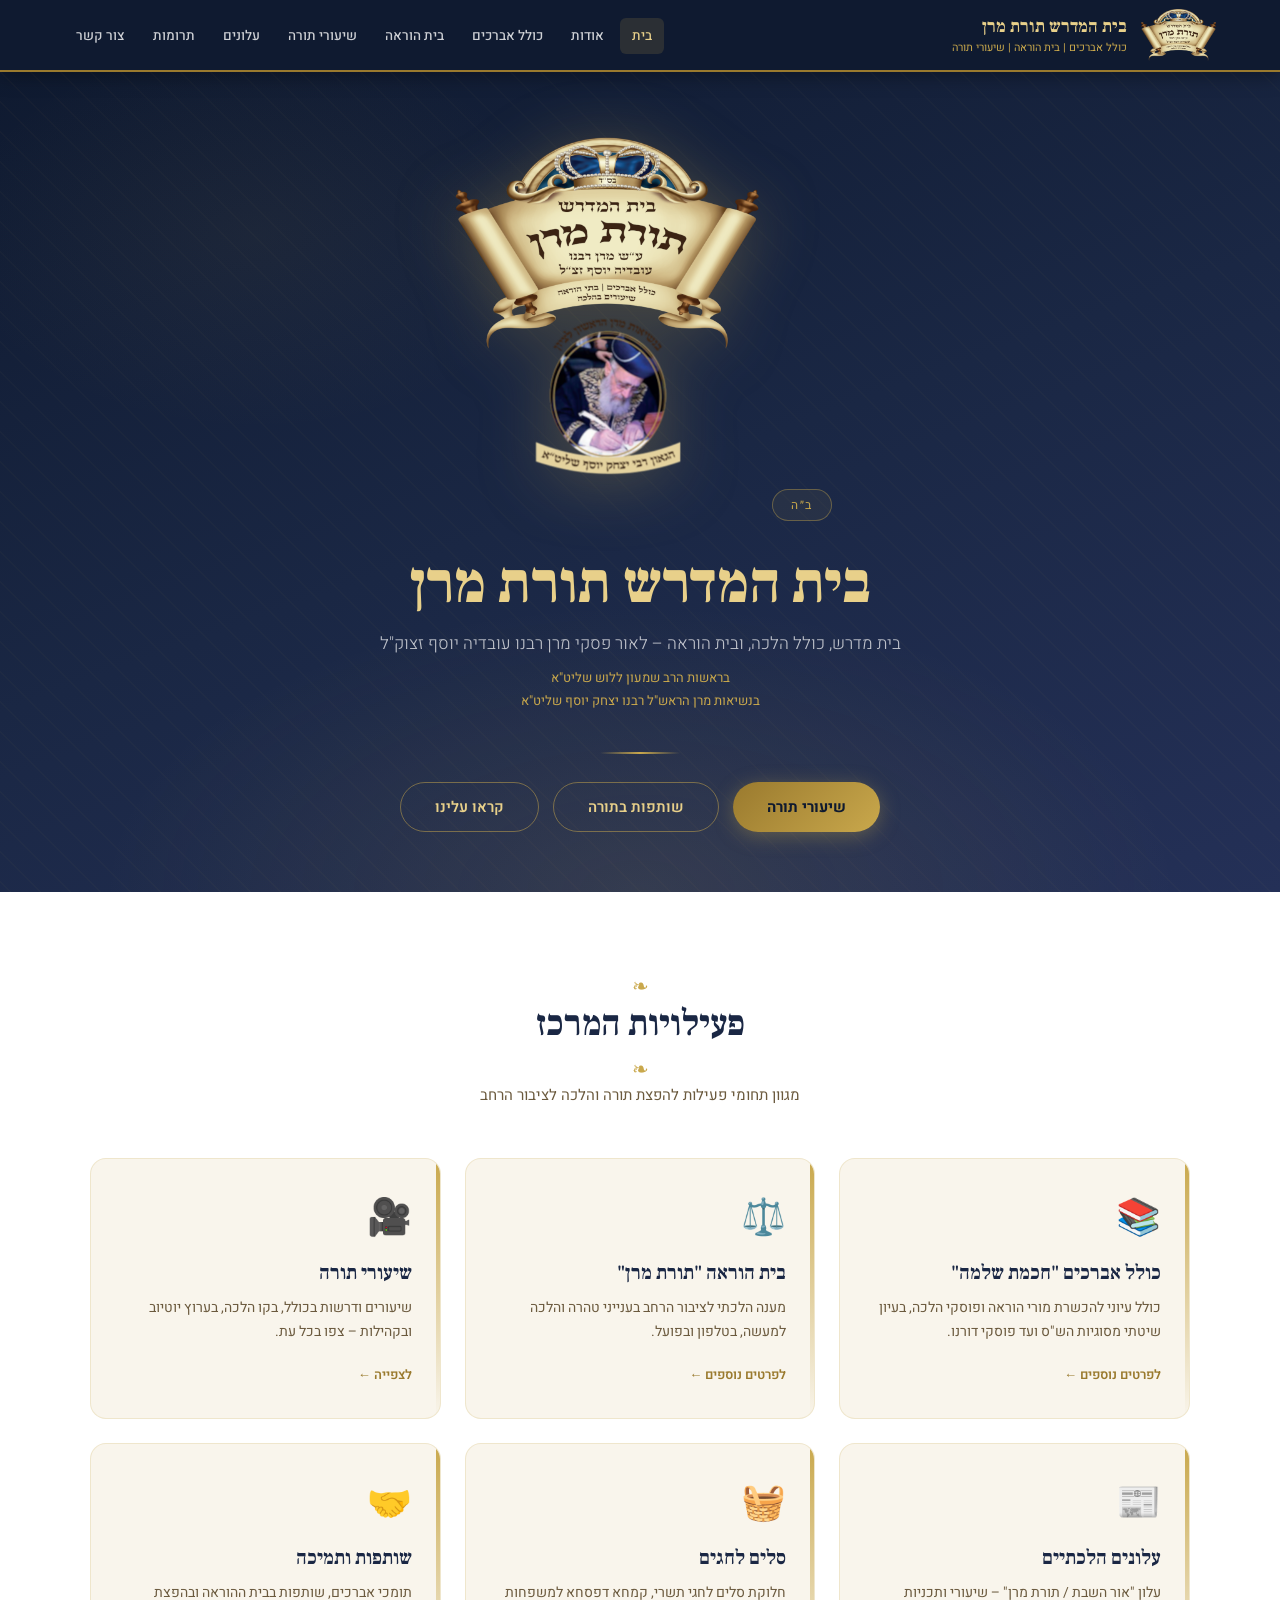
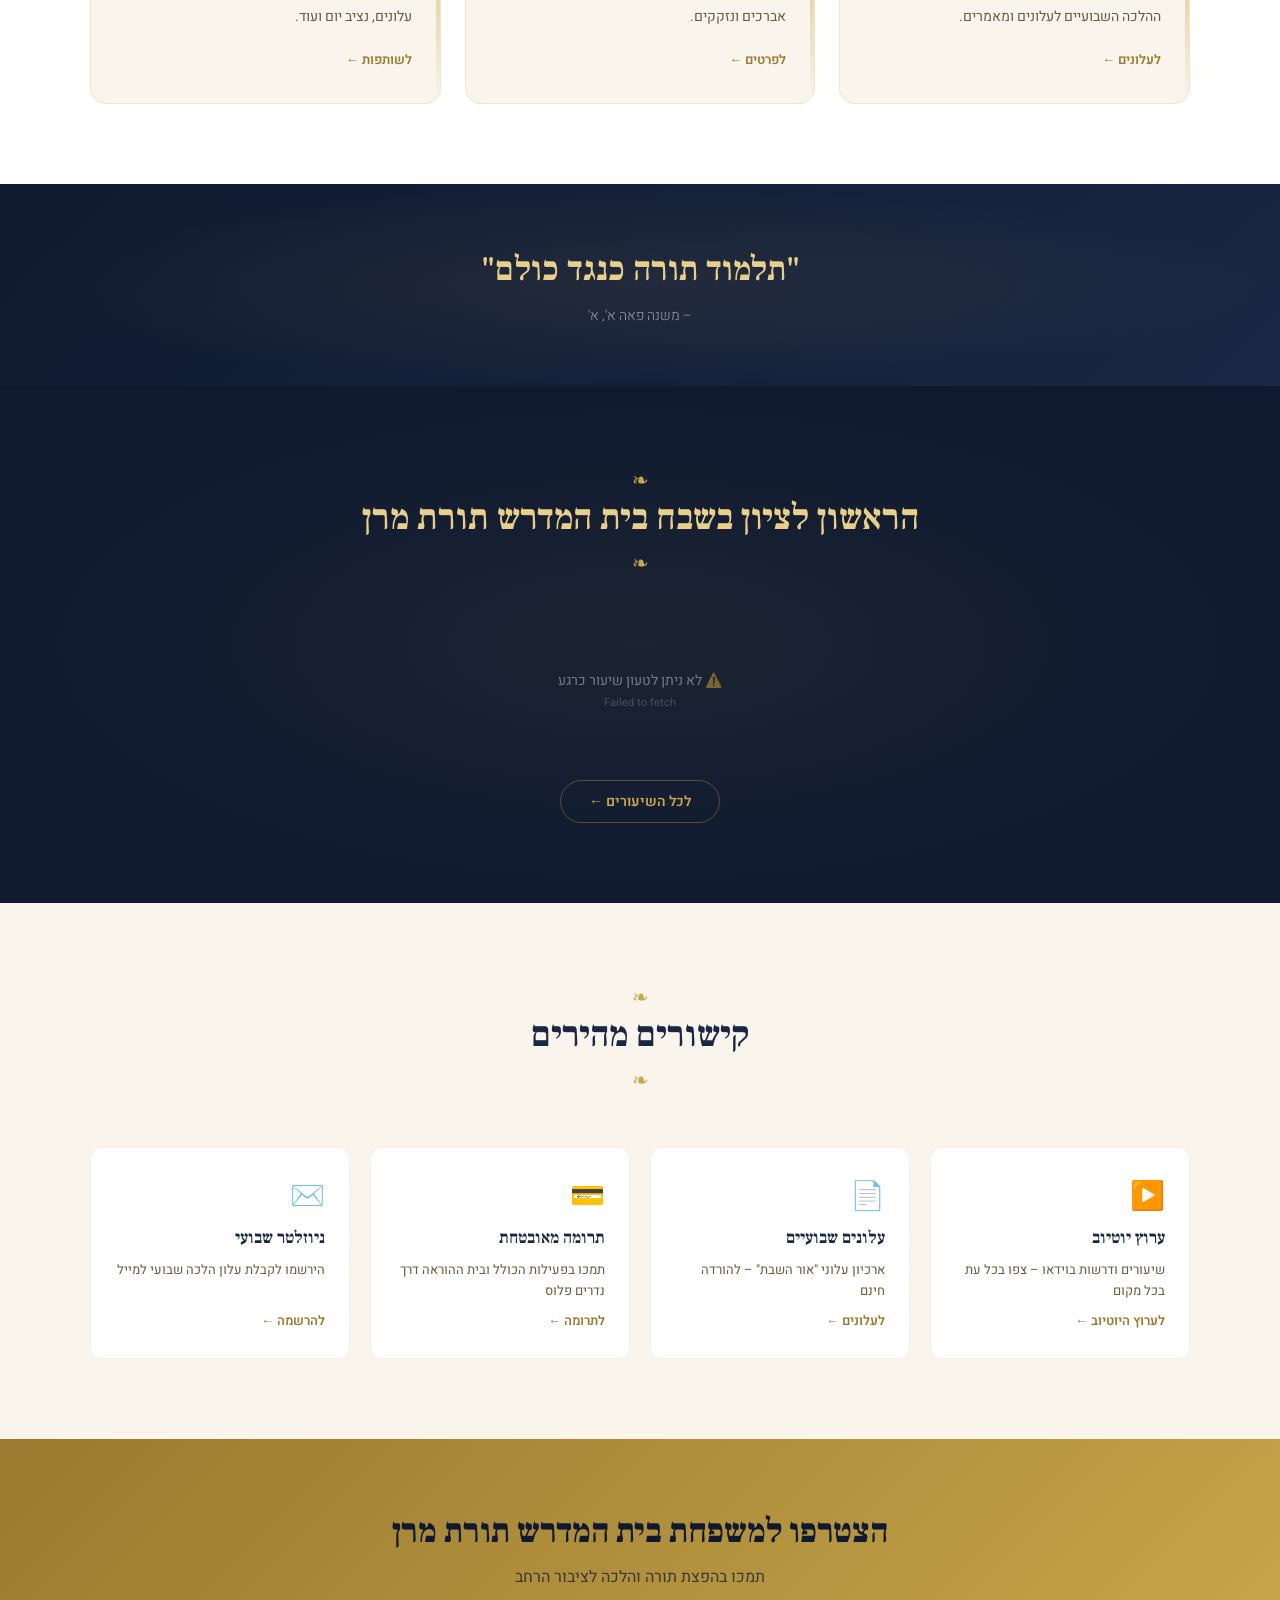
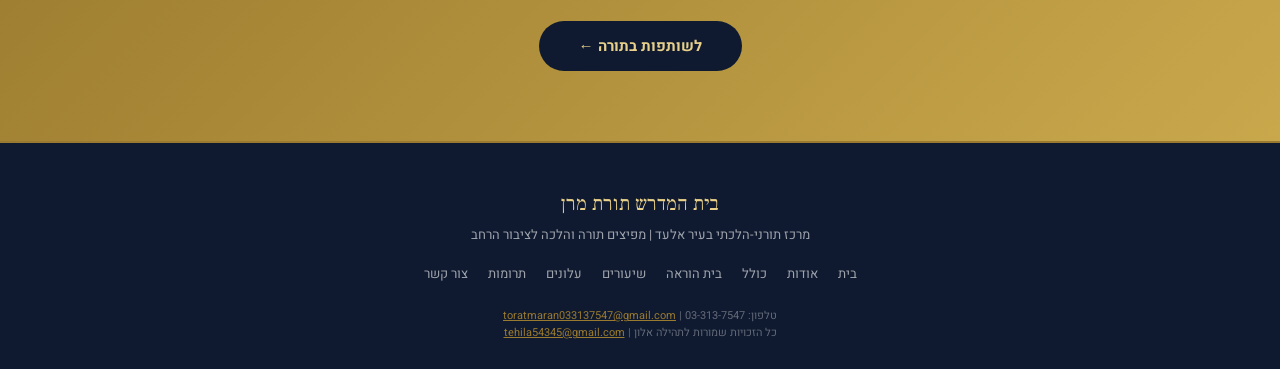
<file: index.html>
<!DOCTYPE html>
<html lang="he" dir="rtl">
<head>
  <link rel="icon" type="image/png" href="./favicon.png" />
  <link rel="apple-touch-icon" href="/toratMaran/favicon.png" />
  <meta charset="UTF-8" />
  <meta name="viewport" content="width=device-width, initial-scale=1.0" />
<title>בית המדרש תורת מרן – כולל אברכים, בית הוראה ושיעורי תורה | אלעד</title>
<meta name="description" content="בית המדרש תורת מרן באלעד – כולל אברכים, בית הוראה לשאלות הלכתיות, שיעורי תורה שבועיים ועלון 'אור השבת'. מבוסס על פסיקת מרן הרב עובדיה יוסף זצ\"ל." />
<meta name="keywords" content="תורת מרן אלעד, כולל אברכים אלעד, בית הוראה אלעד, שיעורי תורה אלעד" />  <link href="https://fonts.googleapis.com/css2?family=Frank+Ruhl+Libre:wght@300;400;500;700;900&family=Heebo:wght@300;400;500;600&display=swap" rel="stylesheet" />
  <style>
    :root {
      --gold:        #c9a84c;
      --gold-light:  #e8d08a;
      --gold-dark:   #9a7a2e;
      --navy:        #1a2744;
      --navy-dark:   #0f1a30;
      --navy-mid:    #243057;
      --cream:       #f9f5ec;
      --cream-dark:  #f0e8d0;
      --text:        #2a1f0e;
      --text-light:  #6b5a3e;
      --white:       #ffffff;
    }

    * { margin: 0; padding: 0; box-sizing: border-box; }

    body {
      font-family: 'Heebo', sans-serif;
      background: var(--cream);
      color: var(--text);
      direction: rtl;
    }

    /* ── HEADER ── */
    .site-header {
      background: var(--navy-dark);
      position: sticky;
      top: 0;
      z-index: 100;
      box-shadow: 0 2px 20px rgba(0,0,0,0.4);
      border-bottom: 2px solid var(--gold-dark);
    }
    .navbar {
      max-width: 1200px;
      margin: 0 auto;
      padding: 0 24px;
      display: flex;
      align-items: center;
      justify-content: space-between;
      height: 70px;
    }
    .logo {
      display: flex;
      align-items: center;
      gap: 14px;
    }
    .logo-img {
      height: 52px;
      width: auto;
    }
    .logo-text {
      font-family: 'Frank Ruhl Libre', serif;
      font-size: 18px;
      font-weight: 700;
      color: var(--gold-light);
      line-height: 1.3;
    }
    .logo-sub {
      font-size: 11px;
      color: var(--gold);
      font-weight: 400;
      display: block;
    }
    .nav-links {
      display: flex;
      list-style: none;
      gap: 4px;
    }
    .nav-links a {
      text-decoration: none;
      color: rgba(255,255,255,0.8);
      font-size: 13.5px;
      font-weight: 500;
      padding: 8px 12px;
      border-radius: 6px;
      transition: all 0.18s;
      white-space: nowrap;
    }
    .nav-links a:hover, .nav-links a.active {
      background: rgba(201,168,76,0.15);
      color: var(--gold-light);
    }
    .hamburger {
      display: none;
      background: none;
      border: none;
      color: var(--gold-light);
      font-size: 24px;
      cursor: pointer;
    }
    .mobile-menu {
      display: none;
      flex-direction: column;
      background: var(--navy-dark);
      border-top: 1px solid rgba(201,168,76,0.2);
    }
    .mobile-menu.open { display: flex; }
    .mobile-menu a {
      color: rgba(255,255,255,0.85);
      text-decoration: none;
      padding: 14px 24px;
      font-size: 15px;
      border-bottom: 1px solid rgba(255,255,255,0.05);
    }

    /* ── HERO ── */
    .hero {
      background: linear-gradient(160deg, var(--navy-dark) 0%, var(--navy) 50%, var(--navy-mid) 100%);
      min-height: 88vh;
      display: flex;
      align-items: center;
      justify-content: center;
      text-align: center;
      position: relative;
      overflow: hidden;
      padding: 60px 24px;
    }
    .hero::before {
      content: '';
      position: absolute;
      inset: 0;
      background:
        radial-gradient(ellipse 60% 50% at 50% 100%, rgba(201,168,76,0.12) 0%, transparent 70%),
        radial-gradient(ellipse 40% 40% at 20% 20%, rgba(201,168,76,0.05) 0%, transparent 60%);
    }
    .hero-pattern {
      position: absolute;
      inset: 0;
      opacity: 0.03;
      background-image: repeating-linear-gradient(
        45deg,
        var(--gold) 0, var(--gold) 1px,
        transparent 0, transparent 50%
      );
      background-size: 30px 30px;
    }
    .hero-content {
      position: relative;
      z-index: 1;
      max-width: 820px;
    }
    .hero-badge {
      display: inline-block;
      border: 1px solid rgba(201,168,76,0.4);
      color: var(--gold);
      font-size: 12px;
      letter-spacing: 0.12em;
      padding: 6px 18px;
      border-radius: 20px;
      margin-bottom: 28px;
      background: rgba(201,168,76,0.07);
    }
    .hero-logo {
      width: min(320px, 80vw);
      height: auto;
      margin-bottom: 32px;
      filter: drop-shadow(0 8px 32px rgba(201,168,76,0.3));
      animation: floatIn 0.9s ease both;
    }
    @keyframes floatIn {
      from { opacity: 0; transform: translateY(30px); }
      to   { opacity: 1; transform: translateY(0); }
    }
    .hero-title {
      font-family: 'Frank Ruhl Libre', serif;
      font-size: clamp(32px, 6vw, 58px);
      font-weight: 900;
      color: var(--gold-light);
      line-height: 1.2;
      margin-bottom: 12px;
      animation: floatIn 0.9s 0.15s ease both;
    }
    .hero-subtitle {
      font-size: clamp(14px, 2vw, 17px);
      color: rgba(255,255,255,0.7);
      margin-bottom: 10px;
      font-weight: 300;
      animation: floatIn 0.9s 0.25s ease both;
    }
    .hero-leadership {
      font-size: 13px;
      color: var(--gold);
      margin-bottom: 40px;
      line-height: 1.8;
      animation: floatIn 0.9s 0.35s ease both;
    }
    .hero-divider {
      width: 80px;
      height: 2px;
      background: linear-gradient(90deg, transparent, var(--gold), transparent);
      margin: 0 auto 28px;
    }
    .hero-buttons {
      display: flex;
      gap: 14px;
      justify-content: center;
      flex-wrap: wrap;
      animation: floatIn 0.9s 0.45s ease both;
    }
    .btn-primary {
      background: linear-gradient(135deg, var(--gold-dark), var(--gold));
      color: var(--navy-dark);
      text-decoration: none;
      padding: 14px 34px;
      border-radius: 50px;
      font-size: 15px;
      font-weight: 700;
      font-family: 'Heebo', sans-serif;
      transition: all 0.22s;
      box-shadow: 0 4px 20px rgba(201,168,76,0.35);
      border: none;
      cursor: pointer;
    }
    .btn-primary:hover {
      transform: translateY(-2px);
      box-shadow: 0 8px 28px rgba(201,168,76,0.45);
    }
    .btn-secondary {
      background: transparent;
      color: var(--gold-light);
      text-decoration: none;
      padding: 13px 34px;
      border-radius: 50px;
      font-size: 15px;
      font-weight: 600;
      font-family: 'Heebo', sans-serif;
      border: 1.5px solid rgba(201,168,76,0.5);
      transition: all 0.22s;
    }
    .btn-secondary:hover {
      border-color: var(--gold);
      background: rgba(201,168,76,0.1);
    }

    /* ── FEATURES ── */
    .features {
      padding: 80px 24px;
      background: var(--white);
    }
    .container {
      max-width: 1100px;
      margin: 0 auto;
    }
    .section-title {
      text-align: center;
      margin-bottom: 52px;
    }
    .section-title h2 {
      font-family: 'Frank Ruhl Libre', serif;
      font-size: clamp(26px, 4vw, 36px);
      font-weight: 700;
      color: var(--navy);
      margin-bottom: 8px;
    }
    .section-title .ornament {
      color: var(--gold);
      font-size: 20px;
      margin: 0 12px;
    }
    .section-title p {
      color: var(--text-light);
      font-size: 15px;
      max-width: 500px;
      margin: 0 auto;
    }
    .features-grid {
      display: grid;
      grid-template-columns: repeat(auto-fit, minmax(280px, 1fr));
      gap: 24px;
    }
    .feature-card {
      background: var(--cream);
      border: 1px solid rgba(201,168,76,0.2);
      border-radius: 16px;
      padding: 32px 28px;
      transition: all 0.25s;
      position: relative;
      overflow: hidden;
    }
    .feature-card::before {
      content: '';
      position: absolute;
      top: 0; right: 0;
      width: 4px;
      height: 100%;
      background: linear-gradient(180deg, var(--gold), transparent);
      border-radius: 0 16px 16px 0;
    }
    .feature-card:hover {
      transform: translateY(-4px);
      box-shadow: 0 12px 40px rgba(58,42,16,0.12);
      border-color: rgba(201,168,76,0.4);
    }
    .feature-icon {
      font-size: 36px;
      margin-bottom: 16px;
    }
    .feature-card h3 {
      font-family: 'Frank Ruhl Libre', serif;
      font-size: 20px;
      font-weight: 700;
      color: var(--navy);
      margin-bottom: 10px;
    }
    .feature-card p {
      font-size: 14px;
      color: var(--text-light);
      line-height: 1.7;
      margin-bottom: 18px;
    }
    .card-link {
      color: var(--gold-dark);
      text-decoration: none;
      font-size: 13px;
      font-weight: 600;
      display: inline-flex;
      align-items: center;
      gap: 4px;
      transition: gap 0.18s;
    }
    .card-link:hover { gap: 8px; }

    /* ── QUOTE BANNER ── */
    .quote-banner {
      background: linear-gradient(135deg, var(--navy-dark), var(--navy));
      padding: 60px 24px;
      text-align: center;
      position: relative;
      overflow: hidden;
    }
    .quote-banner::before {
      content: '';
      position: absolute;
      inset: 0;
      background: radial-gradient(ellipse at center, rgba(201,168,76,0.08) 0%, transparent 70%);
    }
    .quote-banner blockquote {
      position: relative;
      font-family: 'Frank Ruhl Libre', serif;
      font-size: clamp(22px, 4vw, 34px);
      color: var(--gold-light);
      font-weight: 700;
      line-height: 1.5;
    }
    .quote-banner cite {
      display: block;
      font-size: 14px;
      color: rgba(255,255,255,0.5);
      font-style: normal;
      margin-top: 10px;
      font-family: 'Heebo', sans-serif;
      font-weight: 300;
    }

    /* ── ACTIVITY SECTION ── */
    .activity-section {
      padding: 80px 24px;
      background: var(--cream);
    }
    .activity-grid {
      display: grid;
      grid-template-columns: repeat(auto-fit, minmax(240px, 1fr));
      gap: 20px;
    }
    .activity-item {
      background: var(--white);
      border-radius: 12px;
      padding: 28px 24px;
      border: 1px solid rgba(201,168,76,0.15);
      display: flex;
      flex-direction: column;
      gap: 10px;
      transition: box-shadow 0.2s;
    }
    .activity-item:hover {
      box-shadow: 0 6px 24px rgba(58,42,16,0.08);
    }
    .activity-item .icon {
      font-size: 28px;
    }
    .activity-item h3 {
      font-family: 'Frank Ruhl Libre', serif;
      font-size: 17px;
      font-weight: 700;
      color: var(--navy);
    }
    .activity-item p {
      font-size: 13px;
      color: var(--text-light);
      line-height: 1.65;
    }
    .activity-item a {
      color: var(--gold-dark);
      font-size: 13px;
      font-weight: 600;
      text-decoration: none;
      margin-top: auto;
    }

    /* ── CTA ── */
    .cta-section {
      background: linear-gradient(135deg, var(--gold-dark) 0%, var(--gold) 100%);
      padding: 70px 24px;
      text-align: center;
    }
    .cta-section h2 {
      font-family: 'Frank Ruhl Libre', serif;
      font-size: clamp(22px, 4vw, 34px);
      font-weight: 900;
      color: var(--navy-dark);
      margin-bottom: 12px;
    }
    .cta-section p {
      font-size: 16px;
      color: rgba(15,26,48,0.75);
      margin-bottom: 32px;
    }
    .btn-dark {
      background: var(--navy-dark);
      color: var(--gold-light);
      text-decoration: none;
      padding: 14px 40px;
      border-radius: 50px;
      font-size: 15px;
      font-weight: 700;
      font-family: 'Heebo', sans-serif;
      display: inline-block;
      transition: all 0.22s;
    }
    .btn-dark:hover {
      background: var(--navy);
      transform: translateY(-2px);
    }

    /* ── FOOTER ── */
    .site-footer {
      background: var(--navy-dark);
      padding: 48px 24px 28px;
      text-align: center;
      color: rgba(255,255,255,0.6);
      border-top: 2px solid var(--gold-dark);
    }
    .footer-logo {
      font-family: 'Frank Ruhl Libre', serif;
      font-size: 20px;
      color: var(--gold-light);
      margin-bottom: 8px;
    }
    .footer-tagline {
      font-size: 13px;
      margin-bottom: 20px;
    }
    .footer-links {
      display: flex;
      flex-wrap: wrap;
      justify-content: center;
      gap: 8px 20px;
      margin-bottom: 24px;
    }
    .footer-links a {
      color: rgba(255,255,255,0.6);
      text-decoration: none;
      font-size: 13px;
      transition: color 0.18s;
    }
    .footer-links a:hover { color: var(--gold); }
    .footer-copy {
      font-size: 11px;
      color: rgba(255,255,255,0.35);
    }
    .footer-copy a { color: var(--gold-dark); }

    /* ── FEATURED VIDEO ── */
    .featured-video-section {
      padding: 80px 24px;
      background: var(--navy-dark);
      position: relative;
      overflow: hidden;
    }
    .featured-video-section::before {
      content: '';
      position: absolute;
      inset: 0;
      background: radial-gradient(ellipse at center, rgba(201,168,76,0.07) 0%, transparent 70%);
    }
    .featured-video-section .section-title h2 { color: var(--gold-light); }
    .featured-video-section .section-title p   { color: rgba(255,255,255,0.5); }
    .featured-video-section .section-title .ornament { color: var(--gold); }
    .video-wrapper {
      position: relative;
      max-width: 820px;
      margin: 0 auto;
    }
    .video-embed {
      width: 100%;
      aspect-ratio: 16 / 9;
      border-radius: 16px;
      overflow: hidden;
      box-shadow: 0 12px 60px rgba(0,0,0,0.55);
      border: 2px solid rgba(201,168,76,0.25);
      background: #000;
    }
    .video-embed iframe {
      width: 100%; height: 100%;
      border: none; display: block;
    }
    .video-meta {
      margin-top: 22px;
      text-align: center;
    }
    .video-meta .video-title-text {
      font-family: 'Frank Ruhl Libre', serif;
      font-size: 20px;
      font-weight: 700;
      color: var(--gold-light);
      margin-bottom: 6px;
    }
    .video-meta .video-info-row {
      font-size: 13px;
      color: rgba(255,255,255,0.5);
      display: flex;
      align-items: center;
      justify-content: center;
      gap: 16px;
      flex-wrap: wrap;
    }
    .video-meta .video-info-row span { display: flex; align-items: center; gap: 4px; }
    .video-loading {
      display: flex; align-items: center; justify-content: center;
      aspect-ratio: 16/9; max-width: 820px; margin: 0 auto;
      color: rgba(255,255,255,0.4); font-size: 14px;
      border: 1px dashed rgba(201,168,76,0.2); border-radius: 16px;
    }
    .video-error {
      text-align: center; padding: 40px;
      color: rgba(255,255,255,0.4); font-size: 14px;
    }
    .more-shiurim-link {
      display: inline-block; margin-top: 28px;
      color: var(--gold);
      font-size: 14px; font-weight: 600; text-decoration: none;
      border: 1px solid rgba(201,168,76,0.35);
      padding: 10px 28px; border-radius: 50px;
      transition: all 0.2s;
    }
    .more-shiurim-link:hover {
      background: rgba(201,168,76,0.1);
      border-color: var(--gold);
    }

    /* ── RESPONSIVE ── */
    @media (max-width: 768px) {
      .nav-links { display: none; }
      .hamburger { display: block; }
      .hero { min-height: 70vh; }
    }
  </style>
</head>
<body>
  <div id="seasonal-banner" style="display:none;"></div>

  <header class="site-header">
    <nav class="navbar">
      <div class="logo">
        <img src="images/logo.png" alt="תורת מרן" class="logo-img" />
        <div>
          <span class="logo-text">בית המדרש תורת מרן</span>
          <span class="logo-sub">כולל אברכים | בית הוראה | שיעורי תורה</span>
        </div>
      </div>
      <ul class="nav-links">
        <li><a href="index.html" class="active">בית</a></li>
        <li><a href="pages/about.html">אודות</a></li>
        <li><a href="pages/kollel.html">כולל אברכים</a></li>
        <li><a href="pages/beit-horaah.html">בית הוראה</a></li>
        <li><a href="pages/shiurim.html">שיעורי תורה</a></li>
        <li><a href="pages/alonot.html">עלונים</a></li>
        <li><a href="pages/donations.html">תרומות</a></li>
        <li><a href="pages/contact.html">צור קשר</a></li>
      </ul>
      <button class="hamburger" onclick="document.getElementById('mobileMenu').classList.toggle('open')">☰</button>
    </nav>
    <div class="mobile-menu" id="mobileMenu">
      <a href="index.html">בית</a>
      <a href="pages/about.html">אודות</a>
      <a href="pages/kollel.html">כולל אברכים</a>
      <a href="pages/beit-horaah.html">בית הוראה</a>
      <a href="pages/shiurim.html">שיעורי תורה</a>
      <a href="pages/alonot.html">עלונים</a>
      <a href="pages/donations.html">תרומות</a>
      <a href="pages/contact.html">צור קשר</a>
    </div>
  </header>

  <section class="hero">
    <div class="hero-pattern"></div>
    <div class="hero-content">
      <div class="hero-badge">ב״ה</div>
      <img src="images/logo-full.png" alt="תורת מרן" class="hero-logo"
           onerror="this.style.display='none'" />
      <h1 class="hero-title" data-cms="home_hero_title">בית המדרש תורת מרן</h1>
      <p class="hero-subtitle"><span data-cms="home_subtitle">בית מדרש, כולל הלכה, ובית הוראה – לאור פסקי מרן רבנו עובדיה יוסף זצוק"ל</span></p>
      <div class="hero-leadership">
        בראשות הרב שמעון ללוש שליט"א<br/>
        בנשיאות מרן הראש"ל רבנו יצחק יוסף שליט"א
      </div>
      <div class="hero-divider"></div>
      <div class="hero-buttons">
        <a href="pages/shiurim.html" class="btn-primary">שיעורי תורה</a>
        <a href="pages/donations.html" class="btn-secondary">שותפות בתורה</a>
        <a href="pages/about.html" class="btn-secondary">קראו עלינו</a>
      </div>
    </div>
  </section>

  <section class="features">
    <div class="container">
      <div class="section-title">
        <span class="ornament">❧</span>
        <h2 data-cms="home_activities_title">פעילויות המרכז</h2>
        <span class="ornament">❧</span>
        <p data-cms="home_activities_sub">מגוון תחומי פעילות להפצת תורה והלכה לציבור הרחב</p>
      </div>
      <div class="features-grid">
        <div class="feature-card">
          <div class="feature-icon">📚</div>
          <h3 data-cms="home_card_kollel_title">כולל אברכים "חכמת שלמה"</h3>
          <p data-cms="home_card_kollel">כולל עיוני להכשרת מורי הוראה ופוסקי הלכה, בעיון שיטתי מסוגיות הש"ס ועד פוסקי דורנו.</p>
          <a href="pages/kollel.html" class="card-link">לפרטים נוספים ←</a>
        </div>
        <div class="feature-card">
          <div class="feature-icon">⚖️</div>
          <h3 data-cms="home_card_bh_title">בית הוראה "תורת מרן"</h3>
          <p data-cms="home_card_beit_horaah">מענה הלכתי לציבור הרחב בענייני טהרה והלכה למעשה, בטלפון ובפועל.</p>
          <a href="pages/beit-horaah.html" class="card-link">לפרטים נוספים ←</a>
        </div>
        <div class="feature-card">
          <div class="feature-icon">🎥</div>
          <h3 data-cms="home_card_shiurim_title">שיעורי תורה</h3>
          <p data-cms="home_card_shiurim">שיעורים ודרשות בכולל, בקו הלכה, בערוץ יוטיוב ובקהילות – צפו בכל עת.</p>
          <a href="pages/shiurim.html" class="card-link">לצפייה ←</a>
        </div>
        <div class="feature-card">
          <div class="feature-icon">📰</div>
          <h3 data-cms="home_card_alonot_title">עלונים הלכתיים</h3>
          <p data-cms="home_card_alonot">עלון "אור השבת / תורת מרן" – שיעורי ותכניות ההלכה השבועיים לעלונים ומאמרים.</p>
          <a href="pages/alonot.html" class="card-link">לעלונים ←</a>
        </div>
        <div class="feature-card">
          <div class="feature-icon">🧺</div>
          <h3 data-cms="home_card_salim_title">סלים לחגים</h3>
          <p data-cms="home_card_salim">חלוקת סלים לחגי תשרי, קמחא דפסחא למשפחות אברכים ונזקקים.</p>
          <a href="pages/contact.html" class="card-link">לפרטים ←</a>
        </div>
        <div class="feature-card">
          <div class="feature-icon">🤝</div>
          <h3 data-cms="home_card_donation_title">שותפות ותמיכה</h3>
          <p data-cms="home_card_donation">תומכי אברכים, שותפות בבית ההוראה ובהפצת עלונים, נציב יום ועוד.</p>
          <a href="pages/donations.html" class="card-link">לשותפות ←</a>
        </div>
      </div>
    </div>
  </section>

  <section class="quote-banner">
    <div class="container">
      <blockquote>
        "תלמוד תורה כנגד כולם"
        <cite>– משנה פאה א', א'</cite>
      </blockquote>
    </div>
  </section>

  <!-- ══ סרטון מובחר ══ -->
  <section class="featured-video-section" id="featuredVideo">
    <div class="container" style="position:relative;z-index:1;">
      <div class="section-title">
        <span class="ornament">❧</span>
        <h2 data-cms="home_featured_title">הראשון לציון בשבח בית המדרש תורת מרן</h2>
        <span class="ornament">❧</span>
      </div>

      <div id="videoContainer">
        <div class="video-loading">⏳ טוען שיעור מובחר…</div>
      </div>

      <div style="text-align:center;">
        <a href="pages/shiurim.html" class="more-shiurim-link">לכל השיעורים ←</a>
      </div>
    </div>
  </section>

  <section class="activity-section">
    <div class="container">
      <div class="section-title">
        <span class="ornament">❧</span>
        <h2 data-cms="home_quicklinks_title">קישורים מהירים</h2>
        <span class="ornament">❧</span>
      </div>
      <div class="activity-grid">
        <div class="activity-item">
          <div class="icon">▶️</div>
          <h3>ערוץ יוטיוב</h3>
          <p data-cms="home_quick_youtube">שיעורים ודרשות בוידאו – צפו בכל עת בכל מקום</p>
          <a href="https://www.youtube.com/@toratmaran" target="_blank">לערוץ היוטיוב ←</a>
        </div>
        <div class="activity-item">
          <div class="icon">📄</div>
          <h3>עלונים שבועיים</h3>
          <p data-cms="home_quick_alonot">ארכיון עלוני "אור השבת" – להורדה חינם</p>
          <a href="https://drive.google.com/drive/u/0/folders/1mXBax3uIPZt_JmNMb2jbm20YD1avDL6E" target="_blank">לעלונים ←</a>
        </div>
        <div class="activity-item">
          <div class="icon">💳</div>
          <h3>תרומה מאובטחת</h3>
          <p data-cms="home_quick_donate">תמכו בפעילות הכולל ובית ההוראה דרך נדרים פלוס</p>
          <a href="https://www.matara.pro/nedarimplus/online/?mosad=7012862" target="_blank">לתרומה ←</a>
        </div>
        <div class="activity-item">
          <div class="icon">✉️</div>
          <h3>ניוזלטר שבועי</h3>
          <p data-cms="home_quick_newsletter">הירשמו לקבלת עלון הלכה שבועי למייל</p>
          <a href="https://toratmaran033137547.minisite.ms/home" target="_blank">להרשמה ←</a>
        </div>
      </div>
    </div>
  </section>

  <section class="cta-section">
    <div class="container">
      <h2 data-cms="home_cta_title">הצטרפו למשפחת בית המדרש תורת מרן</h2>
      <p data-cms="home_cta_sub">תמכו בהפצת תורה והלכה לציבור הרחב</p>
      <a href="pages/donations.html" class="btn-dark">לשותפות בתורה ←</a>
    </div>
  </section>

  <footer class="site-footer">
    <div class="container">
      <div class="footer-logo">בית המדרש תורת מרן</div>
      <p class="footer-tagline">מרכז תורני-הלכתי בעיר אלעד | מפיצים תורה והלכה לציבור הרחב</p>
      <div class="footer-links">
        <a href="index.html">בית</a>
        <a href="pages/about.html">אודות</a>
        <a href="pages/kollel.html">כולל</a>
        <a href="pages/beit-horaah.html">בית הוראה</a>
        <a href="pages/shiurim.html">שיעורים</a>
        <a href="pages/alonot.html">עלונים</a>
        <a href="pages/donations.html">תרומות</a>
        <a href="pages/contact.html">צור קשר</a>
      </div>
      <p class="footer-copy">טלפון: 03-313-7547 | <a href="mailto:toratmaran033137547@gmail.com">toratmaran033137547@gmail.com</a><br/>כל הזכויות שמורות לתהילה אלון | <a href="mailto:tehila54345@gmail.com">tehila54345@gmail.com</a></p>
    </div>
  </footer>

  <script>
  // ════════════════════════════════════════════════
  //  שיעור מובחר – שולף מגיליון toratmaran ב-Sheets
  //  עמודת featured (עמודה 7, אינדקס 6) = TRUE / true / 1
  //  עמודות: title(0) lecturer(1) dateHeb(2) date(3) description(4) videoId(5) featured(6)
  // ════════════════════════════════════════════════
  const SHIURIM_CSV = 'https://docs.google.com/spreadsheets/d/e/2PACX-1vS-o4pDAAROiApJOKr16R1hsAQuiH7ccgVjTMAn-ZsYzy0AW2-geNGnjv5qLjwx9sRQc_0GjUar5Hw9/pub?gid=0&single=true&output=csv';

  function parseCSVLine(line) {
    const result = []; let cur = '', inQ = false;
    for (let i = 0; i < line.length; i++) {
      const ch = line[i];
      if (ch === '"') { if (inQ && line[i+1]==='"'){cur+='"';i++;} else inQ=!inQ; }
      else if (ch===',' && !inQ) { result.push(cur); cur=''; }
      else cur += ch;
    }
    result.push(cur); return result;
  }

  async function loadFeaturedVideo() {
    const container = document.getElementById('videoContainer');
    try {
      const res = await fetch(SHIURIM_CSV + '&t=' + Date.now());
      if (!res.ok) throw new Error('network');
      // נרמול שורות – תומך גם ב-\r\n וגם ב-\n
      const text = await res.text();
      const lines = text.trim().split(/\r?\n/);
      const rows = lines.slice(1).map(l => parseCSVLine(l)).filter(c => c.length > 1);

      // מחפש שורה עם featured=true/TRUE/1 (עמודה 6)
      let found = rows.find(c => {
        const v = (c[6]||'').trim().toLowerCase();
        return v === 'true' || v === '1' || v === 'yes' || v === 'כן';
      });
      // fallback – שיעור אחרון עם videoId אם אין מובחר
      if (!found) {
        const withVideo = rows.filter(c => (c[5]||'').trim());
        withVideo.sort((a,b) => new Date(b[3]||0) - new Date(a[3]||0));
        found = withVideo[0];
      }

      if (!found || !(found[5]||'').trim()) {
        container.innerHTML = '<div class="video-error">אין שיעור מובחר כרגע</div>';
        return;
      }

      const videoId   = found[5].trim();
      const title     = (found[0]||'').trim();
      const lecturer  = (found[1]||'').trim();
      const dateHeb   = (found[2]||'').trim();
      const desc      = (found[4]||'').trim();

      container.innerHTML = `
        <div class="video-wrapper">
          <div class="video-embed">
            <iframe src="https://www.youtube.com/embed/${videoId}?rel=0&modestbranding=1"
                    title="${title}" allowfullscreen
                    allow="accelerometer; autoplay; clipboard-write; encrypted-media; gyroscope; picture-in-picture">
            </iframe>
          </div>
          <div class="video-meta">
            ${title ? `<div class="video-title-text">${title}</div>` : ''}
            <div class="video-info-row">
              ${lecturer ? `<span>🎤 ${lecturer}</span>` : ''}
              ${dateHeb  ? `<span>📅 ${dateHeb}</span>` : ''}
            </div>
            ${desc ? `<p style="margin-top:12px;color:rgba(255,255,255,0.45);font-size:13px;max-width:600px;margin-left:auto;margin-right:auto;line-height:1.6">${desc}</p>` : ''}
          </div>
        </div>`;
    } catch(e) {
      console.error('Featured video error:', e);
      container.innerHTML = `<div class="video-error">⚠️ לא ניתן לטעון שיעור כרגע<br><small style="font-size:11px;opacity:0.5">${e.message||''}</small></div>`;
    }
  }

  loadFeaturedVideo();
  </script>

  <script src="cms.js"></script>
</body>
</html>
</file>
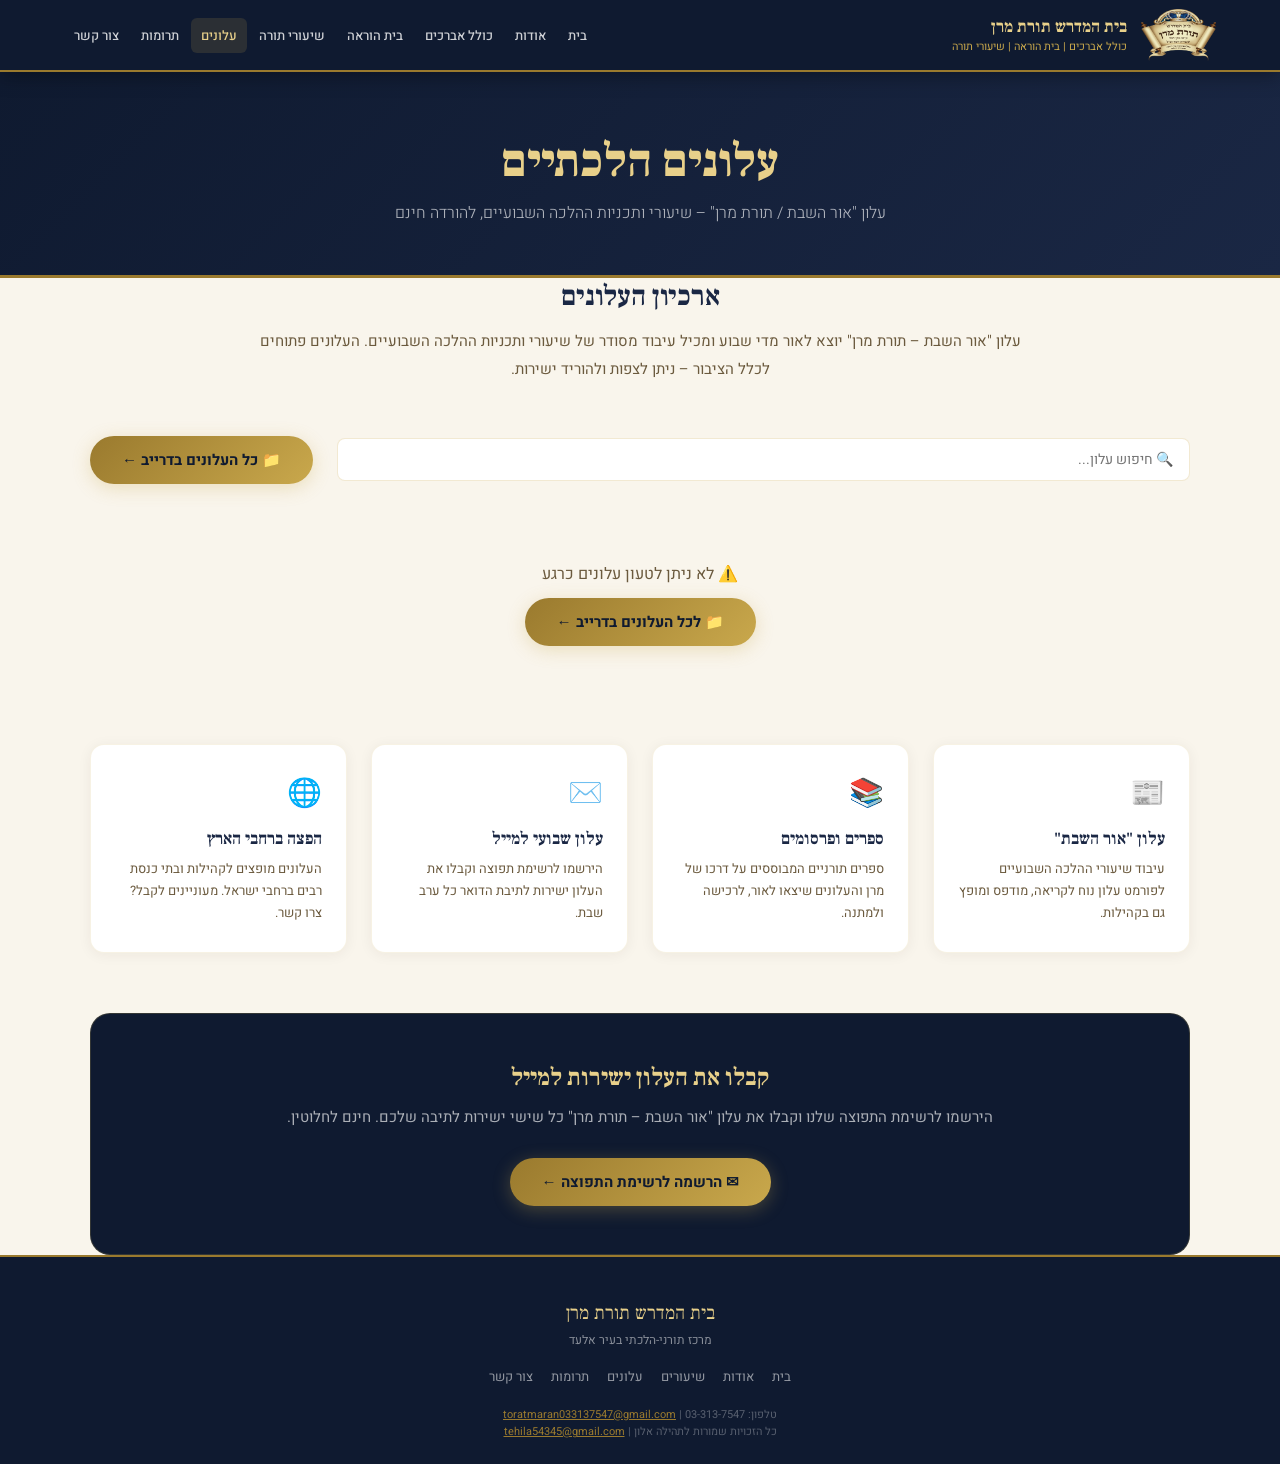
<file: pages/alonot.html>
<!DOCTYPE html>
<html lang="he" dir="rtl">
<head>
  <link rel="icon" type="image/png" href="../favicon.png" />
  <link rel="apple-touch-icon" href="../favicon.png" />
  <meta charset="UTF-8" />
  <meta name="viewport" content="width=device-width, initial-scale=1.0" />
  <title>עלון אור השבת – תורת מרן | הורדה חינם</title>
  <meta name="description" content="עלון 'אור השבת – תורת מרן' יוצא מדי שבוע ומכיל שיעורי הלכה ופרשת שבוע. הורדה חינם, הרשמה לרשימת תפוצה." />
  <meta name="keywords" content="עלון שבת אלעד, עלון הלכה, אור השבת תורת מרן, עלון תורני" />
  <link href="https://fonts.googleapis.com/css2?family=Frank+Ruhl+Libre:wght@300;400;500;700;900&family=Heebo:wght@300;400;500;600&display=swap" rel="stylesheet" />
  <link rel="stylesheet" href="../css/style.css" />
  <style>
    .alonot-grid {
      display: grid;
      grid-template-columns: repeat(auto-fill, minmax(200px, 1fr));
      gap: 24px;
      margin-bottom: 48px;
    }
    .alon-card {
      background: var(--white);
      border-radius: 14px;
      overflow: hidden;
      border: 1px solid rgba(201,168,76,0.18);
      box-shadow: 0 2px 16px rgba(58,42,16,0.07);
      transition: transform 0.22s, box-shadow 0.22s;
      animation: fadeInUp 0.45s ease both;
      cursor: pointer;
    }
    @keyframes fadeInUp {
      from { opacity:0; transform:translateY(18px); }
      to   { opacity:1; transform:translateY(0); }
    }
    .alon-card:hover {
      transform: translateY(-5px);
      box-shadow: 0 12px 36px rgba(58,42,16,0.14);
      border-color: rgba(201,168,76,0.4);
    }

    /* ── תמונה: תצוגת PDF אוטומטית ── */
    .alon-thumb-wrap {
      position: relative;
      width: 100%;
      aspect-ratio: 3/4;
      background: #f0ece0;
      overflow: hidden;
    }
    .alon-thumb-wrap img {
      width: 100%;
      height: 100%;
      object-fit: cover;
      display: block;
      transition: transform 0.3s;
    }
    .alon-card:hover .alon-thumb-wrap img {
      transform: scale(1.04);
    }
    /* fallback כשאין תמונה */
    .alon-thumb-placeholder {
      width: 100%; height: 100%;
      display: flex; flex-direction: column;
      align-items: center; justify-content: center;
      gap: 8px;
      font-size: 48px;
      color: rgba(201,168,76,0.5);
      background: linear-gradient(160deg, #f5f0e6 0%, #ebe3cc 100%);
    }
    .alon-thumb-placeholder span {
      font-family: 'Frank Ruhl Libre', serif;
      font-size: 12px;
      color: rgba(58,42,16,0.4);
      letter-spacing: 0.5px;
    }

    /* כפתור הורדה */
    .alon-download-btn {
      position: absolute; bottom: 10px; left: 50%;
      transform: translateX(-50%);
      background: rgba(201,168,76,0.95);
      color: #0f1a30;
      border: none; border-radius: 20px;
      padding: 7px 18px; font-size: 13px; font-weight: 700;
      cursor: pointer; opacity: 0; transition: opacity 0.2s;
      white-space: nowrap; text-decoration: none;
    }
    .alon-card:hover .alon-download-btn { opacity: 1; }

    .alon-card-info {
      padding: 12px 14px 14px;
    }
    .alon-card-info h4 {
      font-family: 'Frank Ruhl Libre', serif;
      font-size: 14px; color: var(--navy);
      margin-bottom: 4px; font-weight: 700;
      line-height: 1.4;
    }
    .alon-card-info span {
      font-size: 12px; color: var(--text-light);
    }

    /* ── סרגל חיפוש ── */
    .alonot-controls {
      display: flex; align-items: center; gap: 12px;
      margin-bottom: 28px; flex-wrap: wrap;
    }
    .alon-search {
      flex: 1; min-width: 180px;
      padding: 10px 16px; border-radius: 8px;
      border: 1px solid rgba(201,168,76,0.25);
      font-size: 14px; font-family: 'Heebo', sans-serif;
      background: var(--white); color: var(--navy);
      outline: none;
    }
    .alon-count { font-size: 13px; color: var(--text-light); }

    /* ── states ── */
    .alonot-loading, .alonot-error, .alonot-empty {
      text-align: center; padding: 50px; color: var(--text-light);
      grid-column: 1 / -1;
    }
    .alonot-spinner {
      width: 36px; height: 36px;
      border: 3px solid rgba(201,168,76,0.2);
      border-top-color: var(--gold);
      border-radius: 50%;
      animation: spin 0.8s linear infinite;
      margin: 0 auto 14px;
    }
    @keyframes spin { to { transform: rotate(360deg); } }

    /* ── intro ── */
    .alonot-intro {
      max-width: 780px;
      margin: 0 auto 52px;
      text-align: center;
    }
    .alonot-intro h2 {
      font-family: 'Frank Ruhl Libre', serif;
      font-size: 28px; color: var(--navy);
      margin-bottom: 14px; font-weight: 700;
    }
    .alonot-intro p {
      font-size: 15px; color: var(--text-light); line-height: 1.85;
    }

    /* ── info cards ── */
    .about-alonot {
      display: grid;
      grid-template-columns: repeat(auto-fit, minmax(250px, 1fr));
      gap: 24px;
      margin-bottom: 60px;
    }
    .alon-info-card {
      background: var(--white);
      border-radius: 14px;
      padding: 28px 24px;
      border: 1px solid rgba(201,168,76,0.15);
      box-shadow: 0 2px 14px rgba(58,42,16,0.06);
    }
    .alon-info-card .icon { font-size: 28px; margin-bottom: 14px; }
    .alon-info-card h4 {
      font-family: 'Frank Ruhl Libre', serif;
      font-size: 17px; color: var(--navy);
      margin-bottom: 8px; font-weight: 700;
    }
    .alon-info-card p { font-size: 13px; color: var(--text-light); line-height: 1.7; }

    /* ── newsletter ── */
    .newsletter-signup {
      background: var(--navy-dark);
      border-radius: 20px;
      padding: 48px 40px;
      text-align: center;
      border: 1px solid rgba(201,168,76,0.2);
    }
    .newsletter-signup h3 {
      font-family: 'Frank Ruhl Libre', serif;
      font-size: 24px; color: var(--gold-light);
      margin-bottom: 12px;
    }
    .newsletter-signup p {
      color: rgba(255,255,255,0.65);
      font-size: 15px; margin-bottom: 28px; line-height: 1.7;
    }

    @media (max-width: 768px) {
      .newsletter-signup { padding: 28px 20px; }
      .alonot-grid { grid-template-columns: repeat(auto-fill, minmax(160px, 1fr)); gap: 16px; }
    }
  </style>
</head>
<body>
  <div id="seasonal-banner" style="display:none;"></div>

  <header class="site-header">
    <nav class="navbar">
      <div class="logo">
        <img src="../images/logo.png" alt="תורת מרן" class="logo-img" onerror="this.style.display='none'" />
        <div>
          <span class="logo-text">בית המדרש תורת מרן</span>
          <span class="logo-sub">כולל אברכים | בית הוראה | שיעורי תורה</span>
        </div>
      </div>
      <ul class="nav-links">
        <li><a href="../index.html">בית</a></li>
        <li><a href="about.html">אודות</a></li>
        <li><a href="kollel.html">כולל אברכים</a></li>
        <li><a href="beit-horaah.html">בית הוראה</a></li>
        <li><a href="shiurim.html">שיעורי תורה</a></li>
        <li><a href="alonot.html" class="active">עלונים</a></li>
        <li><a href="donations.html">תרומות</a></li>
        <li><a href="contact.html">צור קשר</a></li>
      </ul>
      <button class="hamburger" onclick="document.getElementById('mobileMenu').classList.toggle('open')">☰</button>
    </nav>
    <div class="mobile-menu" id="mobileMenu">
      <a href="../index.html">בית</a>
      <a href="about.html">אודות</a>
      <a href="kollel.html">כולל אברכים</a>
      <a href="beit-horaah.html">בית הוראה</a>
      <a href="shiurim.html">שיעורי תורה</a>
      <a href="alonot.html">עלונים</a>
      <a href="donations.html">תרומות</a>
      <a href="contact.html">צור קשר</a>
    </div>
  </header>

  <div class="page-hero">
    <h1 data-cms="alonot_hero_title">עלונים הלכתיים</h1>
    <p>עלון "אור השבת / תורת מרן" – שיעורי ותכניות ההלכה השבועיים, להורדה חינם</p>
  </div>

  <section class="alonot-section">
    <div class="container">

      <div class="alonot-intro">
        <h2 data-cms="alonot_intro_title">ארכיון העלונים</h2>
        <p data-cms="alonot_intro_text">
          עלון "אור השבת – תורת מרן" יוצא לאור מדי שבוע ומכיל עיבוד מסודר של שיעורי ותכניות
          ההלכה השבועיים. העלונים פתוחים לכלל הציבור – ניתן לצפות ולהוריד ישירות.
        </p>
      </div>

      <div class="alonot-controls">
        <input class="alon-search" id="alonSearch" type="text" placeholder="🔍 חיפוש עלון..." oninput="filterAlonot()" />
        <span class="alon-count" id="alonCount"></span>
        <a href="https://drive.google.com/drive/u/0/folders/1mXBax3uIPZt_JmNMb2jbm20YD1avDL6E"
           target="_blank" class="btn-primary" style="white-space:nowrap;">
          📁 כל העלונים בדרייב ←
        </a>
      </div>

      <div class="alonot-grid" id="alonotGrid">
        <div class="alonot-loading" style="grid-column:1/-1">
          <div class="alonot-spinner"></div>
          <p>טוען עלונים...</p>
        </div>
      </div>

      <div class="about-alonot">
        <div class="alon-info-card">
          <div class="icon">📰</div>
          <h4>עלון "אור השבת"</h4>
          <p>עיבוד שיעורי ההלכה השבועיים לפורמט עלון נוח לקריאה, מודפס ומופץ גם בקהילות.</p>
        </div>
        <div class="alon-info-card">
          <div class="icon">📚</div>
          <h4>ספרים ופרסומים</h4>
          <p>ספרים תורניים המבוססים על דרכו של מרן והעלונים שיצאו לאור, לרכישה ולמתנה.</p>
        </div>
        <div class="alon-info-card">
          <div class="icon">✉️</div>
          <h4>עלון שבועי למייל</h4>
          <p>הירשמו לרשימת תפוצה וקבלו את העלון ישירות לתיבת הדואר כל ערב שבת.</p>
        </div>
        <div class="alon-info-card">
          <div class="icon">🌐</div>
          <h4>הפצה ברחבי הארץ</h4>
          <p>העלונים מופצים לקהילות ובתי כנסת רבים ברחבי ישראל. מעוניינים לקבל? צרו קשר.</p>
        </div>
      </div>

      <div class="newsletter-signup">
        <h3>קבלו את העלון ישירות למייל</h3>
        <p>
          הירשמו לרשימת התפוצה שלנו וקבלו את עלון "אור השבת – תורת מרן" כל שישי ישירות לתיבה שלכם.
          חינם לחלוטין.
        </p>
        <a href="https://toratmaran033137547.minisite.ms/home"
           target="_blank" class="btn-primary">
          ✉ הרשמה לרשימת התפוצה ←
        </a>
      </div>

    </div>
  </section>

  <footer class="site-footer">
    <div class="container">
      <div class="footer-logo">בית המדרש תורת מרן</div>
      <p class="footer-tagline">מרכז תורני-הלכתי בעיר אלעד</p>
      <div class="footer-links">
        <a href="../index.html">בית</a>
        <a href="about.html">אודות</a>
        <a href="shiurim.html">שיעורים</a>
        <a href="alonot.html">עלונים</a>
        <a href="donations.html">תרומות</a>
        <a href="contact.html">צור קשר</a>
      </div>
      <p class="footer-copy">טלפון: 03-313-7547 | <a href="mailto:toratmaran033137547@gmail.com">toratmaran033137547@gmail.com</a><br/>כל הזכויות שמורות לתהילה אלון | <a href="mailto:tehila54345@gmail.com">tehila54345@gmail.com</a></p>
    </div>
  </footer>

  <script>
  // ════════════════════════════════════════
  //  עלונים – טעינה מ-Google Sheets
  //  עמודות הגיליון: title | dateHeb | imageUrl | downloadUrl | description
  //  imageUrl – אופציונלי. אם ריק, מוצג thumbnail אוטומטי מ-Drive לפי downloadUrl
  // ════════════════════════════════════════
  const ALONOT_CSV_URL = 'https://docs.google.com/spreadsheets/d/e/2PACX-1vS-o4pDAAROiApJOKr16R1hsAQuiH7ccgVjTMAn-ZsYzy0AW2-geNGnjv5qLjwx9sRQc_0GjUar5Hw9/pub?gid=1597495033&single=true&output=csv';

  let ALL_ALONOT = [];

  // ── פרסור CSV עם תמיכה ב-escaped quotes ──
  function parseCSVLine(line) {
    const r = []; let c = '', q = false;
    for (let i = 0; i < line.length; i++) {
      const ch = line[i];
      if (ch === '"') {
        if (q && line[i+1] === '"') { c += '"'; i++; }
        else q = !q;
      } else if (ch === ',' && !q) { r.push(c); c = ''; }
      else c += ch;
    }
    r.push(c);
    return r;
  }

  // ── חילוץ Google Drive file ID מכל פורמט קישור ──
  function extractDriveId(url) {
    if (!url) return null;
    const m = url.match(/\/file\/d\/([a-zA-Z0-9_-]+)/)
           || url.match(/[?&]id=([a-zA-Z0-9_-]+)/);
    return m ? m[1] : null;
  }

  // ── Thumbnail אוטומטי של Drive (עובד גם ל-PDF) ──
  function toDriveThumbnail(url) {
    const id = extractDriveId(url);
    if (!id) return '';
    return `https://drive.google.com/thumbnail?id=${id}&sz=w400`;
  }

  // ── קישור הורדה ישיר ──
  function toDownloadUrl(url) {
    const id = extractDriveId(url);
    if (!id) return url;
    return `https://drive.google.com/uc?export=download&id=${id}`;
  }

  // ── קישור פתיחה (צפייה בדפדפן) ──
  function toViewUrl(url) {
    const id = extractDriveId(url);
    if (!id) return url;
    return `https://drive.google.com/file/d/${id}/view`;
  }

  function filterAlonot() {
    const q = document.getElementById('alonSearch').value.trim().toLowerCase();
    const filtered = q
      ? ALL_ALONOT.filter(a => (a.title + a.dateHeb + a.description).toLowerCase().includes(q))
      : ALL_ALONOT;
    renderAlonot(filtered);
  }

  function renderAlonot(list) {
    const grid = document.getElementById('alonotGrid');
    document.getElementById('alonCount').textContent = list.length ? `${list.length} עלונים` : '';

    if (!list.length) {
      grid.innerHTML = '<div class="alonot-empty" style="grid-column:1/-1"><p>📭 לא נמצאו עלונים</p></div>';
      return;
    }

    grid.innerHTML = '';

    list.forEach((a, i) => {
      const card = document.createElement('div');
      card.className = 'alon-card';
      card.style.animationDelay = (i * 0.05) + 's';

      // תמונה: מעדיפים imageUrl אם קיים, אחרת thumbnail אוטומטי מ-downloadUrl
      const thumbSrc = a.imageUrl
        ? toDriveThumbnail(a.imageUrl)
        : toDriveThumbnail(a.downloadUrl);

      const viewUrl  = toViewUrl(a.downloadUrl);
      const dlUrl    = toDownloadUrl(a.downloadUrl);

      const thumbHtml = thumbSrc
        ? `<img src="${thumbSrc}" alt="${a.title}" loading="lazy"
               onerror="this.style.display='none';this.nextElementSibling.style.display='flex'" />
           <div class="alon-thumb-placeholder" style="display:none">📄<span>עלון PDF</span></div>`
        : `<div class="alon-thumb-placeholder">📄<span>עלון PDF</span></div>`;

      const dlBtn = dlUrl
        ? `<a class="alon-download-btn" href="${dlUrl}" target="_blank"
              onclick="event.stopPropagation()">⬇ הורדה</a>`
        : '';

      card.innerHTML = `
        <div class="alon-thumb-wrap">${thumbHtml}${dlBtn}</div>
        <div class="alon-card-info">
          <h4>${a.title}</h4>
          <span>📅 ${a.dateHeb}</span>
        </div>`;

      // קליק על הכרטיסייה פותח לצפייה
      if (viewUrl) {
        card.addEventListener('click', () => window.open(viewUrl, '_blank'));
      }

      grid.appendChild(card);
    });
  }

  async function fetchAlonot() {
    try {
      const res = await fetch(ALONOT_CSV_URL + '&t=' + Date.now());
      if (!res.ok) throw new Error('fetch failed');

      const lines = (await res.text()).trim().split(/\r?\n/);
      ALL_ALONOT = lines.slice(1).map(l => {
        const c = parseCSVLine(l);
        return {
          title:       (c[0] || '').trim(),
          dateHeb:     (c[1] || '').trim(),
          imageUrl:    (c[2] || '').trim(),
          downloadUrl: (c[3] || '').trim(),
          description: (c[4] || '').trim(),
        };
      }).filter(a => a.title).reverse();

      renderAlonot(ALL_ALONOT);
      document.getElementById('alonCount').textContent = ALL_ALONOT.length + ' עלונים';

    } catch (err) {
      console.error(err);
      document.getElementById('alonotGrid').innerHTML =
        `<div class="alonot-error" style="grid-column:1/-1">
           <p>⚠️ לא ניתן לטעון עלונים כרגע</p>
           <a href="https://drive.google.com/drive/u/0/folders/1mXBax3uIPZt_JmNMb2jbm20YD1avDL6E"
              target="_blank" class="btn-primary" style="display:inline-block;margin-top:12px;">
             📁 לכל העלונים בדרייב ←
           </a>
         </div>`;
    }
  }

  fetchAlonot();
  </script>
  <script src="../cms.js"></script>
</body>
</html>
</file>
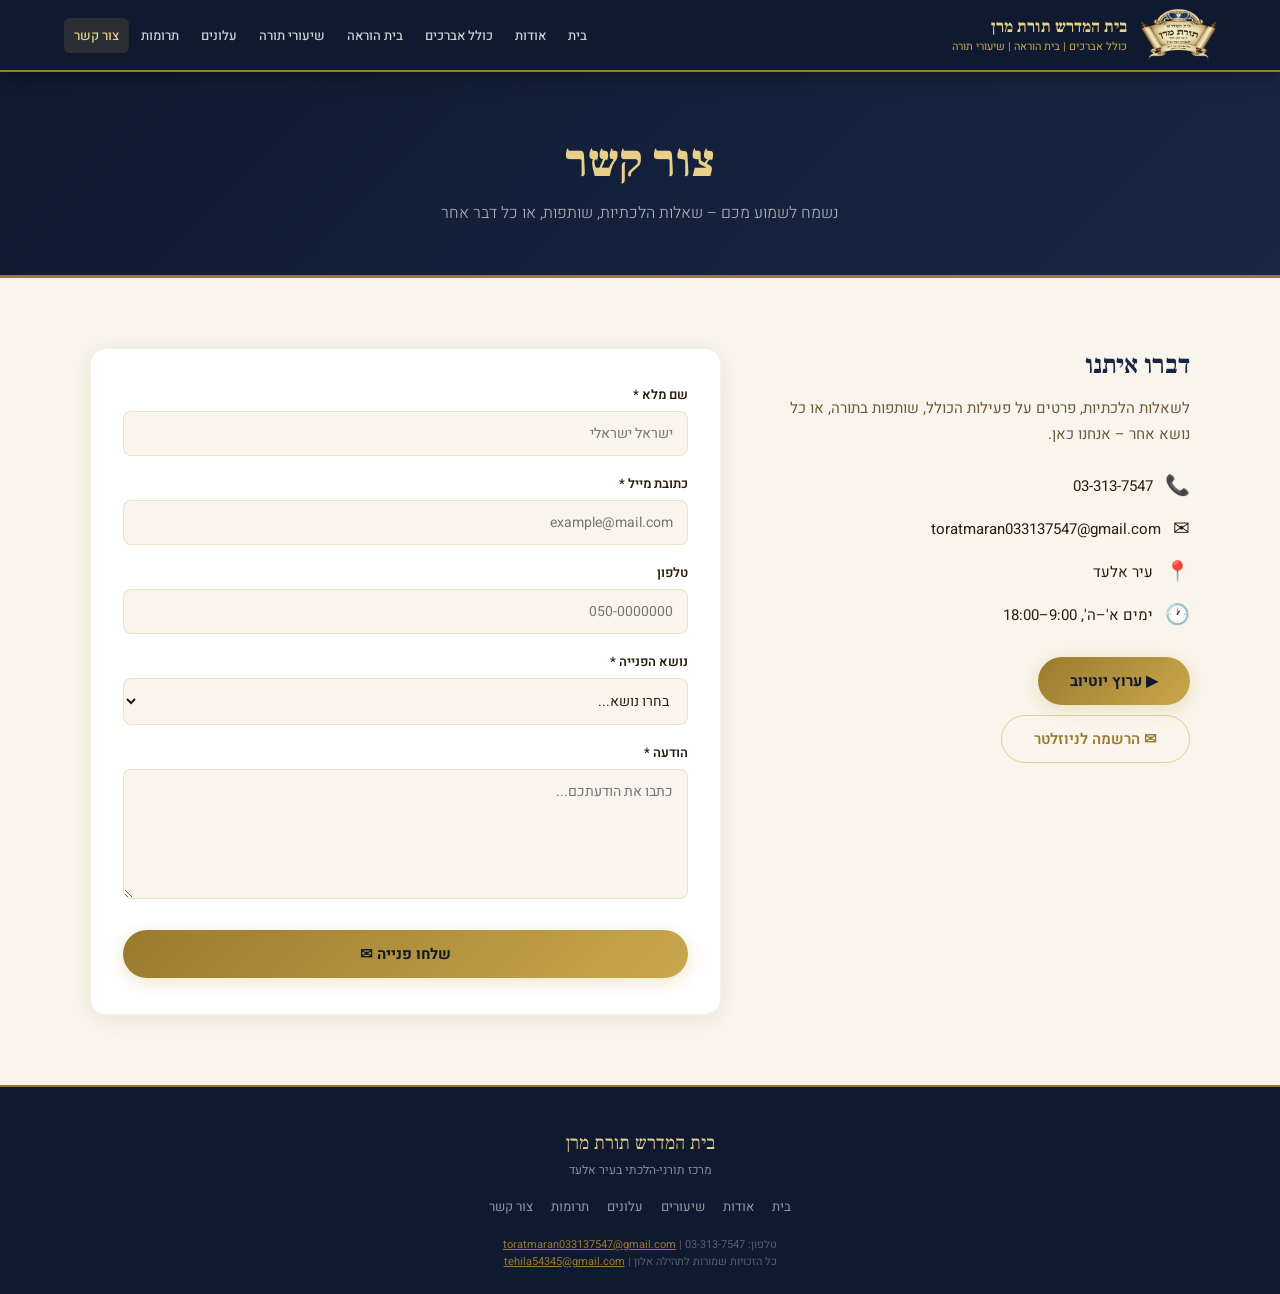
<file: pages/contact.html>
<!DOCTYPE html>
<html lang="he" dir="rtl">
<head>
  <link rel="icon" type="image/png" href="../favicon.png" />
  <link rel="apple-touch-icon" href="../favicon.png" />
  <meta charset="UTF-8" />
  <meta name="viewport" content="width=device-width, initial-scale=1.0" />
  <title>צור קשר – בית המדרש תורת מרן אלעד</title>
<meta name="description" content="צרו קשר עם בית המדרש תורת מרן באלעד. טלפון: 03-313-7547. שאלות הלכתיות, הצטרפות לכולל, שותפות ותרומות." />
<meta name="keywords" content="יצירת קשר תורת מרן, בית מדרש אלעד טלפון, שאלה הלכתית" />
  <link href="https://fonts.googleapis.com/css2?family=Frank+Ruhl+Libre:wght@300;400;500;700;900&family=Heebo:wght@300;400;500;600&display=swap" rel="stylesheet" />
  <link rel="stylesheet" href="../css/style.css" />
</head>
<body>
  <div id="seasonal-banner" style="display:none;"></div>

  <header class="site-header">
    <nav class="navbar">
      <div class="logo">
        <img src="../images/logo.png" alt="תורת מרן" class="logo-img" onerror="this.style.display='none'" />
        <div>
          <span class="logo-text">בית המדרש תורת מרן</span>
          <span class="logo-sub">כולל אברכים | בית הוראה | שיעורי תורה</span>
        </div>
      </div>
      <ul class="nav-links">
        <li><a href="../index.html">בית</a></li>
        <li><a href="about.html">אודות</a></li>
        <li><a href="kollel.html">כולל אברכים</a></li>
        <li><a href="beit-horaah.html">בית הוראה</a></li>
        <li><a href="shiurim.html">שיעורי תורה</a></li>
        <li><a href="alonot.html">עלונים</a></li>
        <li><a href="donations.html">תרומות</a></li>
        <li><a href="contact.html" class="active">צור קשר</a></li>
      </ul>
      <button class="hamburger" onclick="document.getElementById('mobileMenu').classList.toggle('open')">☰</button>
    </nav>
    <div class="mobile-menu" id="mobileMenu">
      <a href="../index.html">בית</a>
      <a href="about.html">אודות</a>
      <a href="kollel.html">כולל אברכים</a>
      <a href="beit-horaah.html">בית הוראה</a>
      <a href="shiurim.html">שיעורי תורה</a>
      <a href="alonot.html">עלונים</a>
      <a href="donations.html">תרומות</a>
      <a href="contact.html">צור קשר</a>
    </div>
  </header>

  <div class="page-hero">
    <h1 data-cms="contact_hero_title">צור קשר</h1>
    <p data-cms="contact_hero_sub">נשמח לשמוע מכם – שאלות הלכתיות, שותפות, או כל דבר אחר</p>
  </div>

  <section class="contact-section">
    <div class="container">
      <div class="contact-grid">

        <div class="contact-info">
          <h2 data-cms="contact_section_title">דברו איתנו</h2>
          <p data-cms="contact_intro">לשאלות הלכתיות, פרטים על פעילות הכולל, שותפות בתורה, או כל נושא אחר – אנחנו כאן.</p>
          <div class="contact-detail">
            <div class="icon">📞</div>
            <span>03-313-7547</span>
          </div>
          <div class="contact-detail">
            <div class="icon">✉</div>
            <span>toratmaran033137547@gmail.com</span>
          </div>
          <div class="contact-detail">
            <div class="icon">📍</div>
            <span>עיר אלעד</span>
          </div>
          <div class="contact-detail">
            <div class="icon">🕐</div>
            <span data-cms="contact_hours">ימים א'–ה', 9:00–18:00</span>
          </div>
          <div style="margin-top: 28px;">
            <a href="https://www.youtube.com/@toratmaran" target="_blank" class="btn-primary" style="display:inline-block; margin-bottom:10px; text-decoration:none;">▶ ערוץ יוטיוב</a><br/>
            <a href="https://toratmaran033137547.minisite.ms/home" target="_blank" class="btn-secondary" style="display:inline-block; text-decoration:none;">✉ הרשמה לניוזלטר</a>
          </div>
        </div>

        <div class="contact-form">
          <form id="contactForm" action="https://api.web3forms.com/submit" method="POST">
            <input type="hidden" name="access_key" value="9ec4023c-e585-45e2-8955-ff626daed9d0" />
            <input type="hidden" name="subject" value="פנייה חדשה מאתר תורת מרן" />
            <input type="hidden" name="from_name" value="אתר תורת מרן" />
            <input type="hidden" name="redirect" value="false" />
            <div class="form-group">
              <label for="name">שם מלא *</label>
              <input type="text" id="name" name="name" placeholder="ישראל ישראלי" required />
            </div>
            <div class="form-group">
              <label for="email">כתובת מייל *</label>
              <input type="email" id="email" name="email" placeholder="example@mail.com" required />
            </div>
            <div class="form-group">
              <label for="phone">טלפון</label>
              <input type="tel" id="phone" name="phone" placeholder="050-0000000" />
            </div>
            <div class="form-group">
              <label for="T-subject">נושא הפנייה *</label>
              <select id="T-subject" name="subject_topic" required>
                <option value="">בחרו נושא...</option>
                <option>שאלה הלכתית</option>
                <option>שותפות / תרומה</option>
                <option>הצטרפות לכולל</option>
                <option>סלים לחגים</option>
                <option>אחר</option>
              </select>
            </div>
            <div class="form-group">
              <label for="message">הודעה *</label>
              <textarea id="message" name="message" placeholder="כתבו את הודעתכם..." required></textarea>
            </div>
            <button type="submit" class="btn-primary form-submit">שלחו פנייה ✉</button>
            <div class="success-message" id="successMsg" style="display:none;">
              ✅ תודה! פנייתכם נשלחה. נחזור אליכם בהקדם.
            </div>
          </form>
        </div>

      </div>
    </div>
  </section>

  <footer class="site-footer">
    <div class="container">
      <div class="footer-logo">בית המדרש תורת מרן</div>
      <p class="footer-tagline">מרכז תורני-הלכתי בעיר אלעד</p>
      <div class="footer-links">
        <a href="../index.html">בית</a>
        <a href="about.html">אודות</a>
        <a href="shiurim.html">שיעורים</a>
        <a href="alonot.html">עלונים</a>
        <a href="donations.html">תרומות</a>
        <a href="contact.html">צור קשר</a>
      </div>
      <p class="footer-copy">טלפון: 03-313-7547 | <a href="mailto:toratmaran033137547@gmail.com">toratmaran033137547@gmail.com</a><br/>כל הזכויות שמורות לתהילה אלון | <a href="mailto:tehila54345@gmail.com">tehila54345@gmail.com</a></p>
    </div>
  </footer>

  <script>
    const form = document.getElementById('contactForm');
    form.addEventListener('submit', async function(e) {
      e.preventDefault();
      const btn = form.querySelector('.form-submit');
      btn.textContent = 'שולח...';
      btn.disabled = true;
      try {
        const res = await fetch(form.action, {
          method: 'POST',
          body: new FormData(form),
          headers: { 'Accept': 'application/json' }
        });
        const data = await res.json();
        if (data.success) {
          form.reset();
          document.getElementById('successMsg').style.display = 'block';
        } else {
          alert('אירעה שגיאה. אנא נסו שוב.');
        }
      } catch {
        alert('אירעה שגיאה. אנא נסו שוב.');
      }
      btn.textContent = 'שלחו פנייה ✉';
      btn.disabled = false;
    });
  </script>
  <script src="../cms.js"></script>
</body>
</html>
</file>
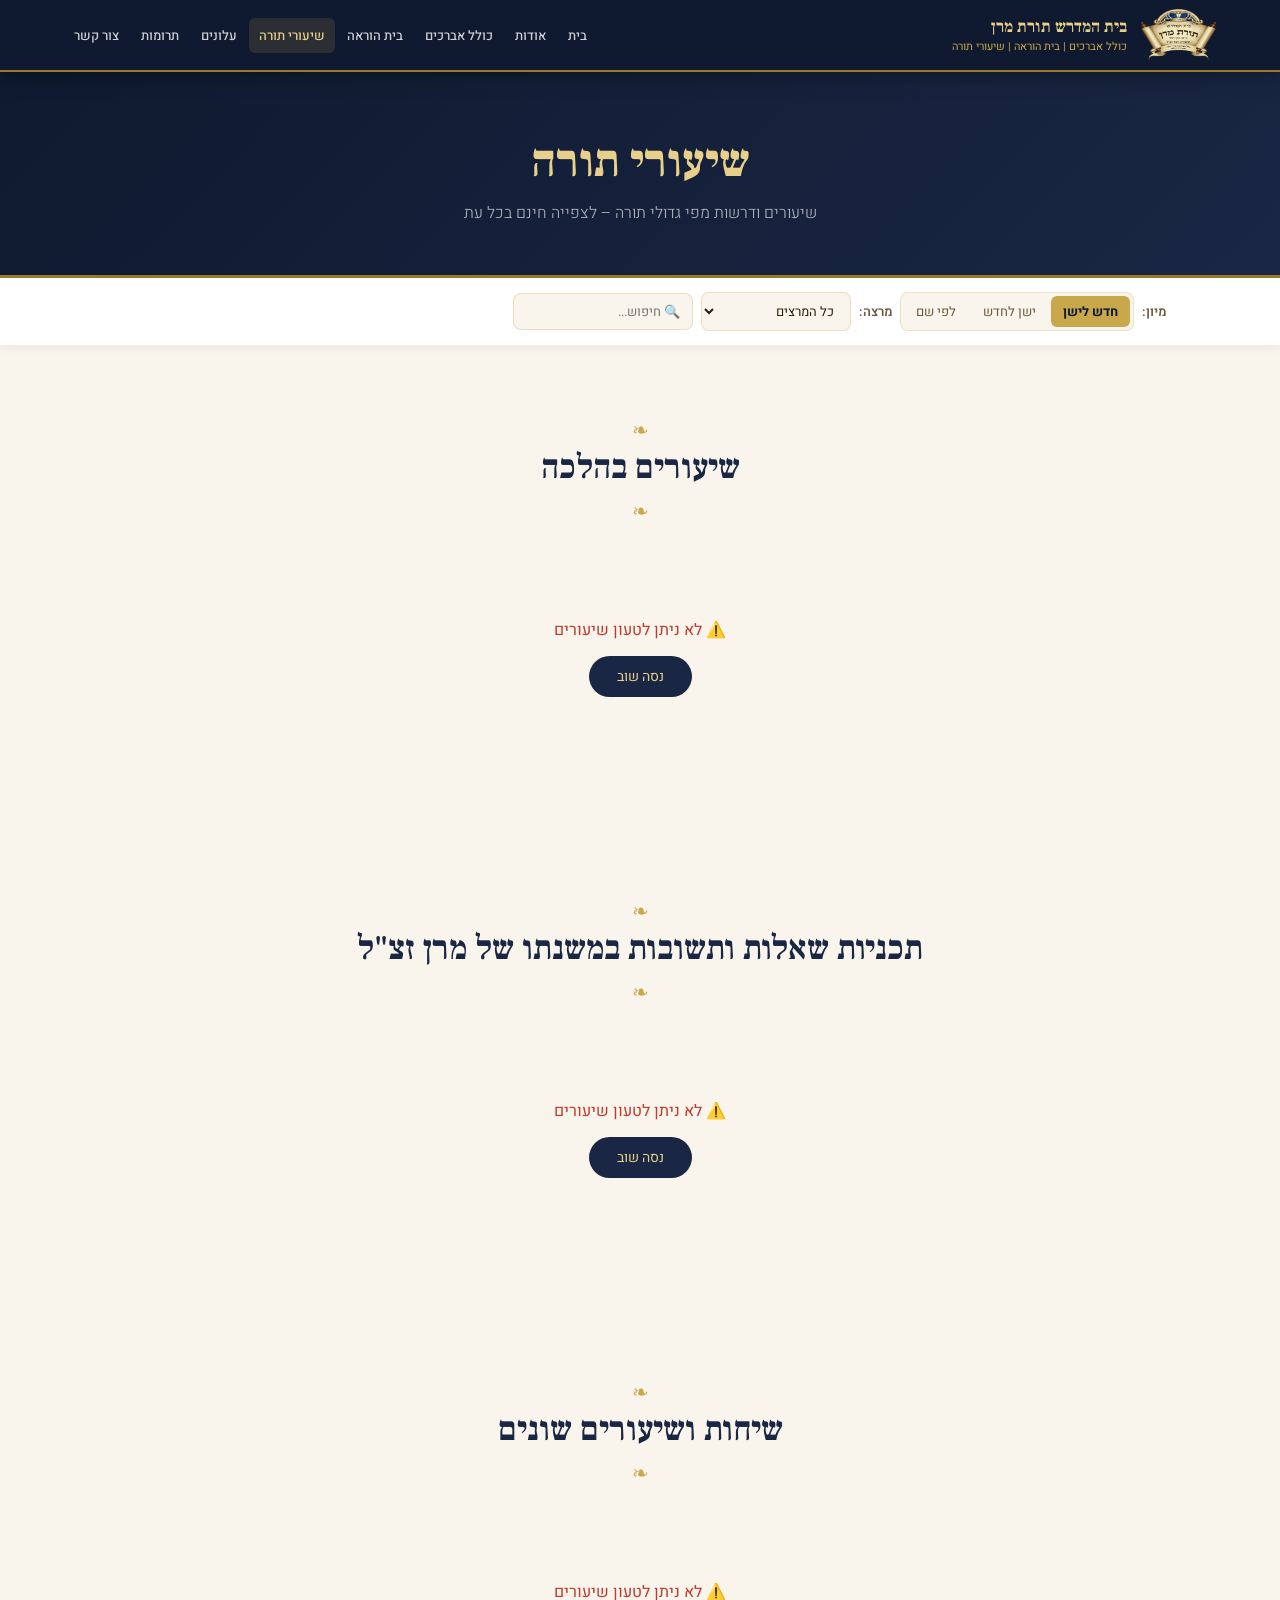
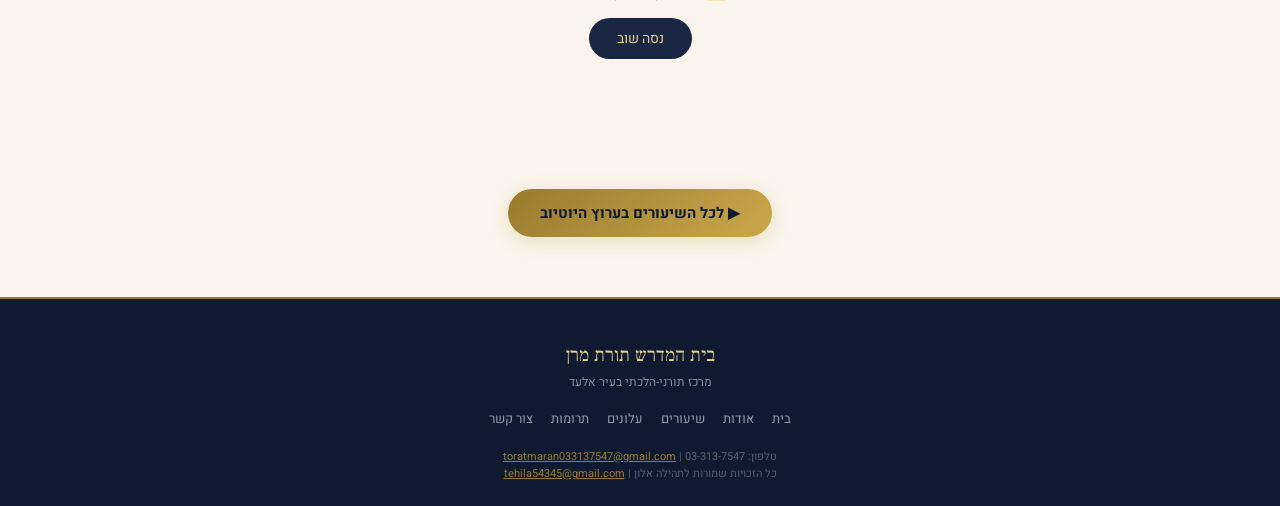
<file: pages/shiurim.html>
<!DOCTYPE html>
<html lang="he" dir="rtl">
<head>
  <link rel="icon" type="image/png" href="../favicon.png" />
  <link rel="apple-touch-icon" href="../favicon.png" />
  <meta charset="UTF-8" />
  <meta name="viewport" content="width=device-width, initial-scale=1.0" />
<title>שיעורי תורה – בית המדרש תורת מרן אלעד | צפייה חינם</title>
<meta name="description" content="שיעורי תורה והלכה מפי תלמידי חכמים – לצפייה חינם. שיעורים שבועיים בהלכה, פרשת שבוע ועוד. בית המדרש תורת מרן, אלעד." />
<meta name="keywords" content="שיעורי תורה אלעד, שיעורי הלכה, שיעורים יוטיוב, תורת מרן שיעורים" />  <link href="https://fonts.googleapis.com/css2?family=Frank+Ruhl+Libre:wght@300;400;500;700;900&family=Heebo:wght@300;400;500;600&display=swap" rel="stylesheet" />
  <link rel="stylesheet" href="../css/style.css" />
</head>
<body>
  <div id="seasonal-banner" style="display:none;"></div>

  <header class="site-header">
    <nav class="navbar">
      <div class="logo">
        <img src="../images/logo.png" alt="תורת מרן" class="logo-img" onerror="this.style.display='none'" />
        <div>
          <span class="logo-text">בית המדרש תורת מרן</span>
          <span class="logo-sub">כולל אברכים | בית הוראה | שיעורי תורה</span>
        </div>
      </div>
      <ul class="nav-links">
        <li><a href="../index.html">בית</a></li>
        <li><a href="about.html">אודות</a></li>
        <li><a href="kollel.html">כולל אברכים</a></li>
        <li><a href="beit-horaah.html">בית הוראה</a></li>
        <li><a href="shiurim.html" class="active">שיעורי תורה</a></li>
        <li><a href="alonot.html">עלונים</a></li>
        <li><a href="donations.html">תרומות</a></li>
        <li><a href="contact.html">צור קשר</a></li>
      </ul>
      <button class="hamburger" onclick="document.getElementById('mobileMenu').classList.toggle('open')">☰</button>
    </nav>
    <div class="mobile-menu" id="mobileMenu">
      <a href="../index.html">בית</a>
      <a href="about.html">אודות</a>
      <a href="kollel.html">כולל אברכים</a>
      <a href="beit-horaah.html">בית הוראה</a>
      <a href="shiurim.html">שיעורי תורה</a>
      <a href="alonot.html">עלונים</a>
      <a href="donations.html">תרומות</a>
      <a href="contact.html">צור קשר</a>
    </div>
  </header>

  <div class="page-hero">
    <h1 data-cms="shiurim_hero_title">שיעורי תורה</h1>
    <p data-cms="shiurim_hero_sub">שיעורים ודרשות מפי גדולי תורה – לצפייה חינם בכל עת</p>
  </div>

  <!-- סרגל מיון וחיפוש -->
  <div class="controls-bar">
    <div class="controls-inner">
      <div class="controls-right">
        <span class="controls-label">מיון:</span>
        <div class="sort-btn-group">
          <button class="sort-btn active" onclick="setSort(this,'newest')">חדש לישן</button>
          <button class="sort-btn" onclick="setSort(this,'oldest')">ישן לחדש</button>
          <button class="sort-btn" onclick="setSort(this,'title')">לפי שם</button>
        </div>
        <span class="controls-label">מרצה:</span>
        <select class="filter-select" id="lecturerFilter" onchange="applyFilters()">
          <option value="">כל המרצים</option>
        </select>
        <input class="search-input" id="searchInput" type="text" placeholder="🔍 חיפוש..." oninput="applyFilters()" />
      </div>
      <span class="results-count" id="resultsCount"></span>
    </div>
  </div>

  <!-- קטגוריה א: שיעורים בהלכה -->
  <section class="shiurim-section" id="sec-halacha">
    <div class="container">
      <div class="section-title" style="margin-bottom:32px;">
        <span class="ornament">❧</span>
        <h2 data-cms="shiurim_cat_halacha">שיעורים בהלכה</h2>
        <span class="ornament">❧</span>
      </div>
      <div class="shiurim-grid" id="grid-halacha">
        <div class="loading-state"><div class="loading-spinner"></div><p>טוען שיעורים...</p></div>
      </div>
      <div class="load-more-wrap" id="more-halacha" style="display:none;">
        <button class="load-more-btn" onclick="loadMoreCat('halacha')">הצג עוד ▾</button>
      </div>
    </div>
  </section>

  <!-- קטגוריה ב: שאלות ותשובות -->
  <section class="shiurim-section" id="sec-shut" style="background:var(--cream);">
    <div class="container">
      <div class="section-title" style="margin-bottom:32px;">
        <span class="ornament">❧</span>
        <h2 data-cms="shiurim_cat_shut">תכניות שאלות ותשובות במשנתו של מרן זצ"ל</h2>
        <span class="ornament">❧</span>
      </div>
      <div class="shiurim-grid" id="grid-shut">
        <div class="loading-state"><div class="loading-spinner"></div><p>טוען שיעורים...</p></div>
      </div>
      <div class="load-more-wrap" id="more-shut" style="display:none;">
        <button class="load-more-btn" onclick="loadMoreCat('shut')">הצג עוד ▾</button>
      </div>
    </div>
  </section>

  <!-- קטגוריה ג: שיחות ושיעורים שונים -->
  <section class="shiurim-section" id="sec-other">
    <div class="container">
      <div class="section-title" style="margin-bottom:32px;">
        <span class="ornament">❧</span>
        <h2 data-cms="shiurim_cat_other">שיחות ושיעורים שונים</h2>
        <span class="ornament">❧</span>
      </div>
      <div class="shiurim-grid" id="grid-other">
        <div class="loading-state"><div class="loading-spinner"></div><p>טוען שיעורים...</p></div>
      </div>
      <div class="load-more-wrap" id="more-other" style="display:none;">
        <button class="load-more-btn" onclick="loadMoreCat('other')">הצג עוד ▾</button>
      </div>
    </div>
  </section>

  <!-- כפתור לערוץ יוטיוב -->
  <div style="text-align:center; padding: 0 0 60px;">
    <a href="https://www.youtube.com/@toratmaran" target="_blank" class="btn-primary">
      ▶ לכל השיעורים בערוץ היוטיוב
    </a>
  </div>

  <footer class="site-footer">
    <div class="container">
      <div class="footer-logo">בית המדרש תורת מרן</div>
      <p class="footer-tagline">מרכז תורני-הלכתי בעיר אלעד</p>
      <div class="footer-links">
        <a href="../index.html">בית</a>
        <a href="about.html">אודות</a>
        <a href="shiurim.html">שיעורים</a>
        <a href="alonot.html">עלונים</a>
        <a href="donations.html">תרומות</a>
        <a href="contact.html">צור קשר</a>
      </div>
      <p class="footer-copy">טלפון: 03-313-7547 | <a href="mailto:toratmaran033137547@gmail.com">toratmaran033137547@gmail.com</a><br/>כל הזכויות שמורות לתהילה אלון | <a href="mailto:tehila54345@gmail.com">tehila54345@gmail.com</a></p>
    </div>
  </footer>

  <!-- Lightbox -->
  <div class="video-lightbox" id="videoLightbox">
    <div class="lightbox-inner">
      <button class="lightbox-close" onclick="closeLightbox()">✕</button>
      <iframe id="lightboxFrame" src="" allowfullscreen></iframe>
    </div>
  </div>

  <script>
  // ══════════════════════════════════════════════════════
  //  שיעורי תורה – עם קטגוריות
  //  גיליון "toratmaran" – עמודות:
  //  A=title | B=lecturer | C=dateHeb | D=date | E=description | F=videoId | G=featured | H=category
  //  ערכי category: הלכה | שו"ת | שונות   (כל ערך אחר → שונות)
  // ══════════════════════════════════════════════════════
  const SHEETS_CSV_URL = 'https://docs.google.com/spreadsheets/d/e/2PACX-1vS-o4pDAAROiApJOKr16R1hsAQuiH7ccgVjTMAn-ZsYzy0AW2-geNGnjv5qLjwx9sRQc_0GjUar5Hw9/pub?gid=0&single=true&output=csv';

  const INIT_SIZE = 12;
  const MORE_SIZE = 8;

  // מצב לכל קטגוריה
  const CATS = {
    halacha: { key: 'הלכה',  displayed: 0, filtered: [] },
    shut:    { key: 'שו"ת', displayed: 0, filtered: [] },
    other:   { key: 'שונות', displayed: 0, filtered: [] },
  };

  let ALL_SHIURIM = [];
  let currentSort = 'newest';

  function parseCSVLine(line) {
    const result = []; let cur = '', inQ = false;
    for (let i = 0; i < line.length; i++) {
      const ch = line[i];
      if (ch === '"') { if (inQ && line[i+1]==='"'){cur+='"';i++;} else inQ=!inQ; }
      else if (ch===',' && !inQ) { result.push(cur); cur=''; }
      else cur += ch;
    }
    result.push(cur);
    return result;
  }

  function parseCSV(text) {
    const lines = text.trim().split('\n');
    if (lines.length < 2) return [];
    return lines.slice(1).map(line => {
      const c = parseCSVLine(line);
      const d = new Date((c[3]||'').trim());
      const rawCat = (c[7]||'').trim();  // עמודה H
      // מיפוי ערכים לשלוש קטגוריות
      let cat;
      if (rawCat === 'הלכה') cat = 'halacha';
      else if (rawCat === 'שו"ת' || rawCat === "שו''ת") cat = 'shut';
      else cat = 'other';
      return {
        title:       (c[0]||'').trim(),
        lecturer:    (c[1]||'').trim(),
        dateHeb:     (c[2]||'').trim(),
        date:        isNaN(d) ? new Date(0) : d,
        description: (c[4]||'').trim(),
        videoId:     (c[5]||'').trim() || null,
        cat,
      };
    }).filter(s => s.title);
  }

  async function fetchShiurim() {
    try {
      const res = await fetch(SHEETS_CSV_URL + '&t=' + Date.now());
      if (!res.ok) throw new Error('שגיאת רשת');
      ALL_SHIURIM = parseCSV(await res.text());
      buildLecturerFilter();
      applyFilters();
    } catch(err) {
      ['halacha','shut','other'].forEach(cat => {
        document.getElementById('grid-'+cat).innerHTML =
          `<div class="error-state"><p>⚠️ לא ניתן לטעון שיעורים</p><button class="retry-btn" onclick="fetchShiurim()">נסה שוב</button></div>`;
      });
    }
  }

  function buildLecturerFilter() {
    const sel = document.getElementById('lecturerFilter');
    const names = [...new Set(ALL_SHIURIM.map(s=>s.lecturer).filter(Boolean))].sort((a,b)=>a.localeCompare(b,'he'));
    names.forEach(n => { const o = document.createElement('option'); o.value = o.textContent = n; sel.appendChild(o); });
  }

  function setSort(btn, type) {
    currentSort = type;
    document.querySelectorAll('.sort-btn').forEach(b=>b.classList.remove('active'));
    btn.classList.add('active');
    applyFilters();
  }

  function sortList(list) {
    const copy = [...list];
    if (currentSort==='newest') copy.sort((a,b)=>b.date-a.date);
    else if (currentSort==='oldest') copy.sort((a,b)=>a.date-b.date);
    else copy.sort((a,b)=>a.title.localeCompare(b.title,'he'));
    return copy;
  }

  function applyFilters() {
    const lec = document.getElementById('lecturerFilter').value;
    const q   = document.getElementById('searchInput').value.trim().toLowerCase();
    const base = ALL_SHIURIM.filter(s => {
      if (lec && s.lecturer !== lec) return false;
      if (q && !(s.title+s.lecturer+s.description+s.dateHeb).toLowerCase().includes(q)) return false;
      return true;
    });
    let total = 0;
    ['halacha','shut','other'].forEach(catId => {
      CATS[catId].filtered = sortList(base.filter(s => s.cat === catId));
      CATS[catId].displayed = 0;
      total += CATS[catId].filtered.length;
      renderCat(catId, true);
    });
    document.getElementById('resultsCount').textContent = total ? `סה"כ ${total} שיעורים` : '';
  }

  function buildCard(s) {
    const vid = s.videoId
      ? `<div class="video-container" onclick="openLightbox('${s.videoId}')" style="cursor:pointer;">
           <img src="https://img.youtube.com/vi/${s.videoId}/hqdefault.jpg"
                style="position:absolute;top:0;right:0;width:100%;height:100%;object-fit:cover;" alt="" />
           <div style="position:absolute;top:50%;left:50%;transform:translate(-50%,-50%);
                width:52px;height:52px;background:rgba(201,168,76,0.9);border-radius:50%;
                display:flex;align-items:center;justify-content:center;font-size:20px;color:#0f1a30;">▶</div>
         </div>`
      : `<div class="video-container"><div class="video-placeholder"><span class="play-icon">▶</span><span>בקרוב</span></div></div>`;
    const card = document.createElement('div');
    card.className = 'shiur-card';
    card.innerHTML = `${vid}
      <div class="shiur-info">
        <h3>${s.title}</h3>
        <div class="meta-tags">
          <span class="meta-tag">📅 ${s.dateHeb}</span>
          <span class="meta-tag lecturer">👤 ${s.lecturer}</span>
        </div>
        <p>${s.description}</p>
      </div>`;
    return card;
  }

  function renderCat(catId, reset) {
    const state = CATS[catId];
    const grid  = document.getElementById('grid-' + catId);
    const moreWrap = document.getElementById('more-' + catId);
    const section  = document.getElementById('sec-'  + catId);

    if (reset) grid.innerHTML = '';

    if (!state.filtered.length) {
      if (reset) grid.innerHTML = '<div class="empty-state"><p>📭 אין שיעורים בקטגוריה זו</p></div>';
      moreWrap.style.display = 'none';
      section.style.display = state.filtered.length === 0 && !document.getElementById('searchInput').value && !document.getElementById('lecturerFilter').value ? 'none' : '';
      return;
    }

    section.style.display = '';
    const batchSize = reset ? INIT_SIZE : MORE_SIZE;
    const next = Math.min(state.displayed + batchSize, state.filtered.length);
    state.filtered.slice(state.displayed, next).forEach((s, i) => {
      const card = buildCard(s);
      card.style.animationDelay = (i * 0.05) + 's';
      grid.appendChild(card);
    });
    state.displayed = next;
    const rem = state.filtered.length - state.displayed;
    moreWrap.style.display = rem > 0 ? 'flex' : 'none';
    if (rem > 0) moreWrap.querySelector('button').textContent = `הצג עוד ${Math.min(rem, MORE_SIZE)} ▾`;
  }

  function loadMoreCat(catId) {
    renderCat(catId, false);
    document.getElementById('sec-' + catId).scrollIntoView({ behavior: 'smooth', block: 'nearest' });
  }

  function openLightbox(id) {
    document.getElementById('lightboxFrame').src = 'https://www.youtube.com/embed/'+id+'?autoplay=1';
    document.getElementById('videoLightbox').classList.add('open');
  }
  function closeLightbox() {
    document.getElementById('lightboxFrame').src = '';
    document.getElementById('videoLightbox').classList.remove('open');
  }
  document.getElementById('videoLightbox').addEventListener('click', function(e){ if(e.target===this) closeLightbox(); });

  fetchShiurim();
  </script>
  <script src="../cms.js"></script>
</body>
</html>
</file>
<file: css/style.css>
/* ════════════════════════════════════════
   CSS משותף – בית המדרש תורת מרן
   ════════════════════════════════════════ */

:root {
  --gold:        #c9a84c;
  --gold-light:  #e8d08a;
  --gold-dark:   #9a7a2e;
  --navy:        #1a2744;
  --navy-dark:   #0f1a30;
  --navy-mid:    #243057;
  --cream:       #f9f5ec;
  --cream-dark:  #f0e8d0;
  --text:        #2a1f0e;
  --text-light:  #6b5a3e;
  --white:       #ffffff;
}

* { margin: 0; padding: 0; box-sizing: border-box; }

body {
  font-family: 'Heebo', sans-serif;
  background: var(--cream);
  color: var(--text);
  direction: rtl;
}

/* ── HEADER ── */
.site-header {
  background: var(--navy-dark);
  position: sticky;
  top: 0;
  z-index: 100;
  box-shadow: 0 2px 20px rgba(0,0,0,0.4);
  border-bottom: 2px solid var(--gold-dark);
}
.navbar {
  max-width: 1200px;
  margin: 0 auto;
  padding: 0 24px;
  display: flex;
  align-items: center;
  justify-content: space-between;
  height: 70px;
}
.logo { display: flex; align-items: center; gap: 14px; }
.logo-img { height: 52px; width: auto; }
.logo-text {
  font-family: 'Frank Ruhl Libre', serif;
  font-size: 17px;
  font-weight: 700;
  color: var(--gold-light);
  display: block;
}
.logo-sub {
  font-size: 11px;
  color: var(--gold);
  font-weight: 400;
  display: block;
}
.nav-links { display: flex; list-style: none; gap: 2px; }
.nav-links a {
  text-decoration: none;
  color: rgba(255,255,255,0.8);
  font-size: 13px;
  font-weight: 500;
  padding: 8px 10px;
  border-radius: 6px;
  transition: all 0.18s;
  white-space: nowrap;
}
.nav-links a:hover, .nav-links a.active {
  background: rgba(201,168,76,0.15);
  color: var(--gold-light);
}
.hamburger {
  display: none;
  background: none;
  border: none;
  color: var(--gold-light);
  font-size: 24px;
  cursor: pointer;
}
.mobile-menu {
  display: none;
  flex-direction: column;
  background: var(--navy-dark);
  border-top: 1px solid rgba(201,168,76,0.2);
}
.mobile-menu.open { display: flex; }
.mobile-menu a {
  color: rgba(255,255,255,0.85);
  text-decoration: none;
  padding: 14px 24px;
  font-size: 15px;
  border-bottom: 1px solid rgba(255,255,255,0.05);
}

/* ── PAGE HERO ── */
.page-hero {
  background: linear-gradient(135deg, var(--navy-dark), var(--navy));
  padding: 60px 24px 50px;
  text-align: center;
  border-bottom: 3px solid var(--gold-dark);
}
.page-hero h1 {
  font-family: 'Frank Ruhl Libre', serif;
  font-size: clamp(28px, 5vw, 46px);
  font-weight: 900;
  color: var(--gold-light);
  margin-bottom: 10px;
}
.page-hero p {
  color: rgba(255,255,255,0.65);
  font-size: 16px;
  font-weight: 300;
}

/* ── CONTAINER ── */
.container { max-width: 1100px; margin: 0 auto; }

/* ── SECTION TITLE ── */
.section-title { text-align: center; margin-bottom: 48px; }
.section-title h2 {
  font-family: 'Frank Ruhl Libre', serif;
  font-size: clamp(24px, 4vw, 34px);
  font-weight: 700;
  color: var(--navy);
  margin-bottom: 8px;
}
.section-title .ornament { color: var(--gold); font-size: 20px; margin: 0 10px; }
.section-title p { color: var(--text-light); font-size: 15px; max-width: 500px; margin: 0 auto; }

/* ── BUTTONS ── */
.btn-primary {
  background: linear-gradient(135deg, var(--gold-dark), var(--gold));
  color: var(--navy-dark);
  text-decoration: none;
  padding: 13px 32px;
  border-radius: 50px;
  font-size: 15px;
  font-weight: 700;
  font-family: 'Heebo', sans-serif;
  transition: all 0.22s;
  box-shadow: 0 4px 18px rgba(201,168,76,0.3);
  border: none;
  cursor: pointer;
  display: inline-block;
}
.btn-primary:hover { transform: translateY(-2px); box-shadow: 0 8px 28px rgba(201,168,76,0.4); }

.btn-secondary {
  background: transparent;
  color: var(--gold-dark);
  text-decoration: none;
  padding: 12px 32px;
  border-radius: 50px;
  font-size: 15px;
  font-weight: 600;
  font-family: 'Heebo', sans-serif;
  border: 1.5px solid rgba(201,168,76,0.5);
  transition: all 0.22s;
  display: inline-block;
}
.btn-secondary:hover { border-color: var(--gold); background: rgba(201,168,76,0.08); }

/* ── QUOTE BANNER ── */
.quote-banner {
  background: linear-gradient(135deg, var(--navy-dark), var(--navy));
  padding: 55px 24px;
  text-align: center;
}
.quote-banner blockquote {
  font-family: 'Frank Ruhl Libre', serif;
  font-size: clamp(20px, 3.5vw, 32px);
  color: var(--gold-light);
  font-weight: 700;
}
.quote-banner cite {
  display: block;
  font-size: 13px;
  color: rgba(255,255,255,0.45);
  font-style: normal;
  margin-top: 8px;
  font-family: 'Heebo', sans-serif;
}

/* ── CONTACT ── */
.contact-section { padding: 70px 24px; }
.contact-grid {
  display: grid;
  grid-template-columns: 1fr 1.5fr;
  gap: 48px;
  align-items: start;
}
.contact-info h2 {
  font-family: 'Frank Ruhl Libre', serif;
  font-size: 26px;
  color: var(--navy);
  margin-bottom: 14px;
}
.contact-info p { color: var(--text-light); line-height: 1.7; margin-bottom: 24px; font-size: 15px; }
.contact-detail {
  display: flex;
  align-items: center;
  gap: 12px;
  margin-bottom: 14px;
  font-size: 15px;
  color: var(--text);
}
.contact-detail .icon { font-size: 20px; }

.contact-form {
  background: var(--white);
  border-radius: 16px;
  padding: 36px 32px;
  box-shadow: 0 4px 24px rgba(58,42,16,0.08);
  border: 1px solid rgba(201,168,76,0.15);
}
.form-group { margin-bottom: 18px; }
.form-group label {
  display: block;
  font-size: 13px;
  font-weight: 600;
  color: var(--text);
  margin-bottom: 7px;
}
.form-group input,
.form-group select,
.form-group textarea {
  width: 100%;
  border: 1.5px solid rgba(201,168,76,0.25);
  background: var(--cream);
  padding: 11px 14px;
  border-radius: 8px;
  font-size: 14px;
  font-family: 'Heebo', sans-serif;
  color: var(--text);
  outline: none;
  transition: border 0.18s;
  direction: rtl;
}
.form-group input:focus,
.form-group select:focus,
.form-group textarea:focus { border-color: var(--gold); background: #fff; }
.form-group textarea { height: 130px; resize: vertical; }
.form-submit { width: 100%; margin-top: 6px; }
.success-message {
  background: #e8f5e9;
  color: #2e7d32;
  border-radius: 8px;
  padding: 14px;
  margin-top: 14px;
  font-size: 14px;
  text-align: center;
}

/* ── FOOTER ── */
.site-footer {
  background: var(--navy-dark);
  padding: 44px 24px 24px;
  text-align: center;
  border-top: 2px solid var(--gold-dark);
}
.footer-logo {
  font-family: 'Frank Ruhl Libre', serif;
  font-size: 19px;
  color: var(--gold-light);
  margin-bottom: 6px;
}
.footer-tagline { font-size: 12px; color: rgba(255,255,255,0.5); margin-bottom: 18px; }
.footer-links {
  display: flex;
  flex-wrap: wrap;
  justify-content: center;
  gap: 6px 18px;
  margin-bottom: 20px;
}
.footer-links a { color: rgba(255,255,255,0.55); text-decoration: none; font-size: 13px; transition: color 0.18s; }
.footer-links a:hover { color: var(--gold); }
.footer-copy { font-size: 11px; color: rgba(255,255,255,0.3); }
.footer-copy a { color: var(--gold-dark); }

/* ── VIDEO LIGHTBOX ── */
.video-lightbox {
  display: none;
  position: fixed;
  inset: 0;
  background: rgba(0,0,0,0.92);
  z-index: 999;
  align-items: center;
  justify-content: center;
}
.video-lightbox.open { display: flex; }
.lightbox-inner {
  position: relative;
  width: min(900px, 94vw);
  aspect-ratio: 16/9;
}
.lightbox-inner iframe { width: 100%; height: 100%; border: none; border-radius: 8px; }
.lightbox-close {
  position: absolute;
  top: -40px;
  left: 0;
  background: none;
  border: none;
  color: white;
  font-size: 28px;
  cursor: pointer;
}

/* ── SHIURIM ── */
.shiurim-section { padding: 70px 24px; }
.shiurim-grid {
  display: grid;
  grid-template-columns: repeat(auto-fill, minmax(300px, 1fr));
  gap: 24px;
}
.shiur-card {
  background: var(--white);
  border-radius: 14px;
  overflow: hidden;
  border: 1px solid rgba(201,168,76,0.15);
  transition: all 0.25s;
  box-shadow: 0 2px 12px rgba(58,42,16,0.06);
}
.shiur-card:hover { transform: translateY(-4px); box-shadow: 0 10px 32px rgba(58,42,16,0.12); }
.video-container {
  position: relative;
  padding-top: 56.25%;
  background: var(--navy-dark);
  overflow: hidden;
}
.video-placeholder {
  position: absolute;
  inset: 0;
  display: flex;
  flex-direction: column;
  align-items: center;
  justify-content: center;
  gap: 8px;
  color: rgba(255,255,255,0.4);
  font-size: 13px;
}
.play-icon { font-size: 36px; color: var(--gold); }
.shiur-info { padding: 18px 20px; }
.shiur-info h3 {
  font-family: 'Frank Ruhl Libre', serif;
  font-size: 16px;
  color: var(--navy);
  margin-bottom: 8px;
  font-weight: 700;
}
.shiur-info p { font-size: 13px; color: var(--text-light); line-height: 1.6; }
.meta-tags { display: flex; flex-wrap: wrap; gap: 6px; margin-bottom: 8px; }
.meta-tag {
  background: var(--cream);
  border: 1px solid rgba(201,168,76,0.22);
  border-radius: 20px;
  padding: 2px 10px;
  font-size: 11px;
  color: var(--text-light);
}
.meta-tag.lecturer { border-color: rgba(201,168,76,0.5); color: var(--gold-dark); background: #fdf9ec; }

/* ── CONTROLS BAR ── */
.controls-bar {
  background: var(--white);
  border-bottom: 1px solid rgba(201,168,76,0.2);
  padding: 14px 0;
  position: sticky;
  top: 70px;
  z-index: 50;
  box-shadow: 0 2px 10px rgba(58,42,16,0.06);
}
.controls-inner {
  max-width: 1100px;
  margin: 0 auto;
  padding: 0 24px;
  display: flex;
  flex-wrap: wrap;
  gap: 10px;
  align-items: center;
  justify-content: space-between;
}
.controls-right { display: flex; flex-wrap: wrap; gap: 8px; align-items: center; }
.controls-label { font-size: 13px; color: var(--text-light); font-weight: 600; }
.sort-btn-group {
  display: flex;
  gap: 3px;
  background: var(--cream);
  border: 1px solid rgba(201,168,76,0.25);
  border-radius: 8px;
  padding: 3px;
}
.sort-btn {
  border: none;
  background: transparent;
  padding: 6px 12px;
  border-radius: 6px;
  font-size: 13px;
  font-family: 'Heebo', sans-serif;
  cursor: pointer;
  color: var(--text-light);
  transition: all 0.18s;
}
.sort-btn.active { background: var(--gold); color: var(--navy-dark); font-weight: 700; }
.filter-select, .search-input {
  border: 1px solid rgba(201,168,76,0.3);
  background: var(--cream);
  padding: 8px 12px;
  border-radius: 8px;
  font-size: 13px;
  font-family: 'Heebo', sans-serif;
  color: var(--text);
  outline: none;
  transition: border 0.18s;
  direction: rtl;
}
.filter-select:focus, .search-input:focus { border-color: var(--gold); }
.search-input { min-width: 180px; }
.filter-select { min-width: 150px; }
.results-count { font-size: 13px; color: var(--text-light); white-space: nowrap; }
.load-more-wrap { display: flex; justify-content: center; padding: 16px 0 48px; }
.load-more-btn {
  background: var(--navy);
  color: var(--gold-light);
  border: none;
  padding: 13px 40px;
  border-radius: 50px;
  font-size: 15px;
  font-family: 'Heebo', sans-serif;
  font-weight: 700;
  cursor: pointer;
  transition: all 0.2s;
}
.load-more-btn:hover { background: var(--gold); color: var(--navy-dark); }

/* ── STATES ── */
.loading-state, .empty-state, .error-state {
  text-align: center;
  padding: 60px 20px;
  grid-column: 1/-1;
}
.loading-spinner {
  width: 44px; height: 44px;
  border: 3px solid rgba(201,168,76,0.2);
  border-top-color: var(--gold);
  border-radius: 50%;
  animation: spin 0.8s linear infinite;
  margin: 0 auto 16px;
}
@keyframes spin { to { transform: rotate(360deg); } }
.loading-state p, .empty-state p { color: var(--text-light); font-size: 16px; }
.error-state p { color: #c0392b; }
.retry-btn {
  margin-top: 14px;
  background: var(--navy);
  color: var(--gold-light);
  border: none;
  padding: 10px 28px;
  border-radius: 50px;
  font-size: 14px;
  font-family: 'Heebo', sans-serif;
  cursor: pointer;
}

/* ── RESPONSIVE ── */
@media (max-width: 768px) {
  .nav-links { display: none; }
  .hamburger { display: block; }
  .contact-grid { grid-template-columns: 1fr; }
  .search-input, .filter-select { min-width: 0; width: 100%; }
  .controls-right { flex-direction: column; align-items: flex-start; }
}
</file>
